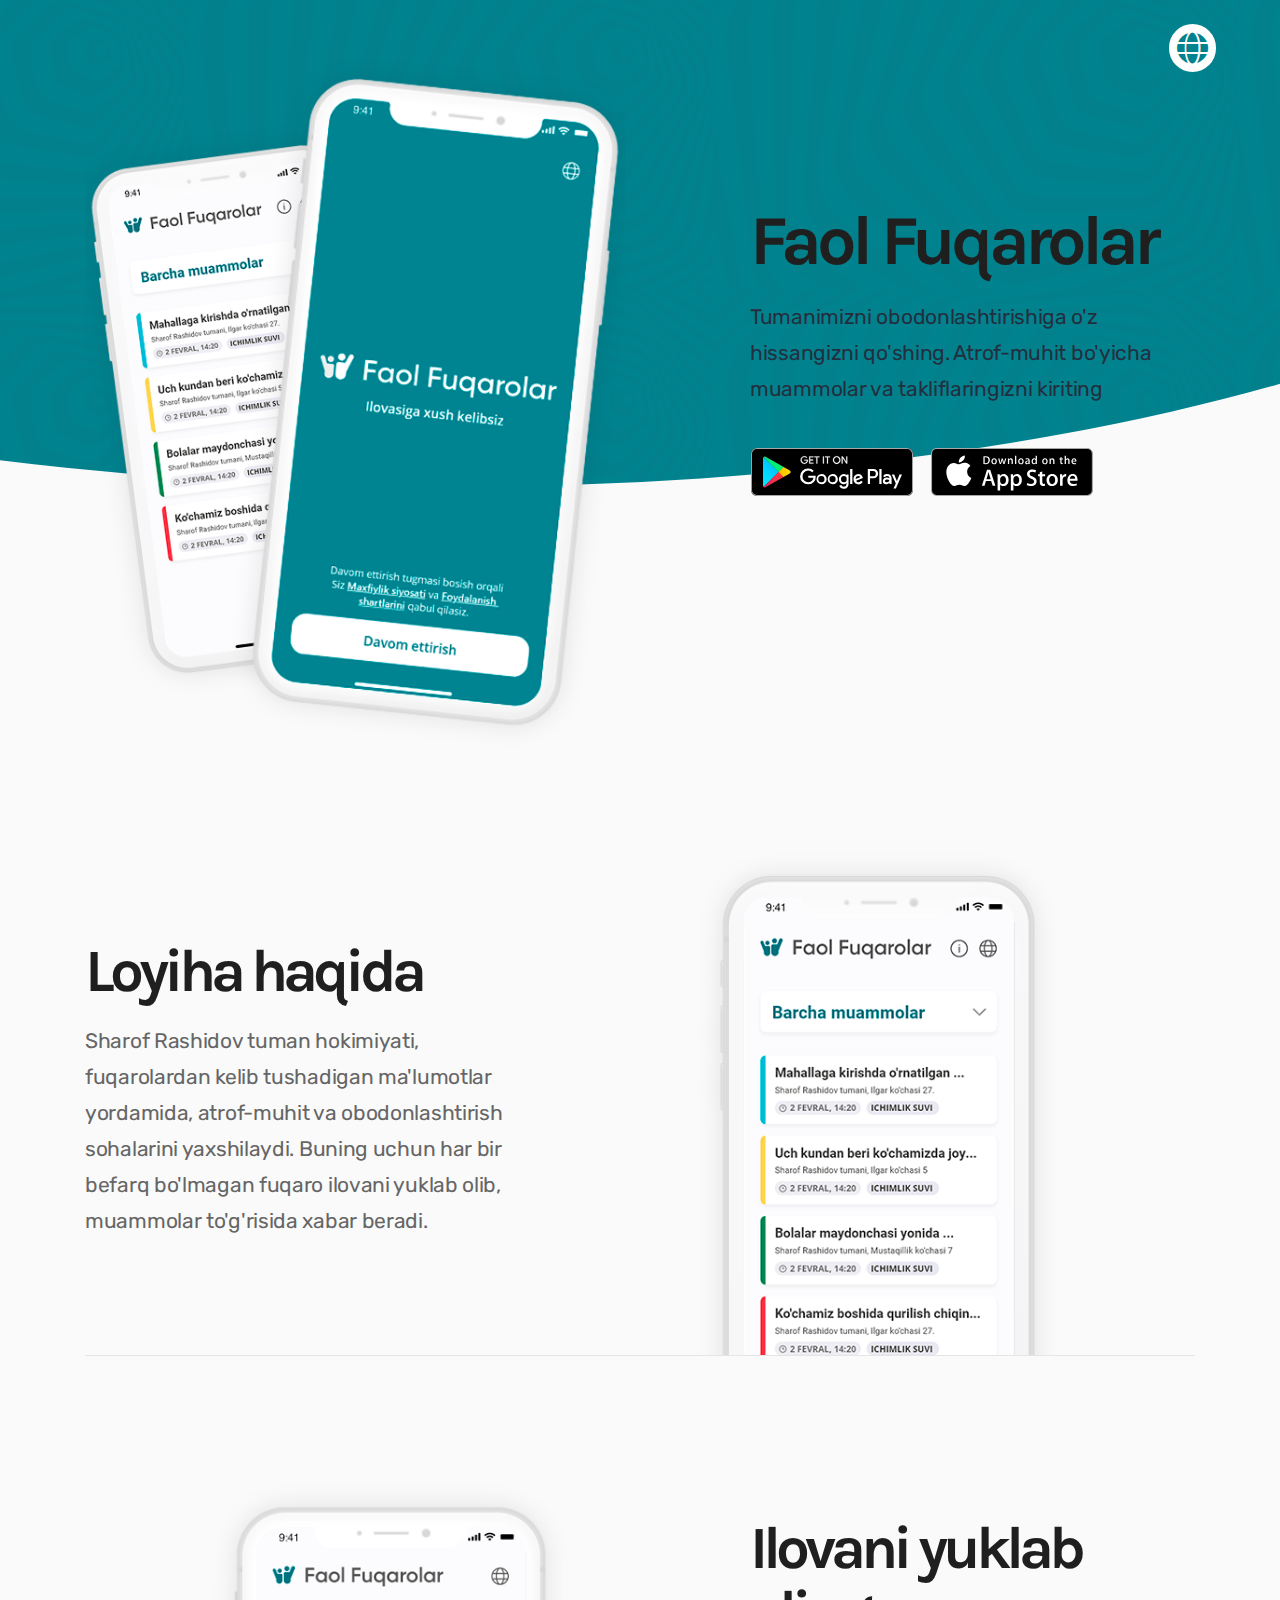
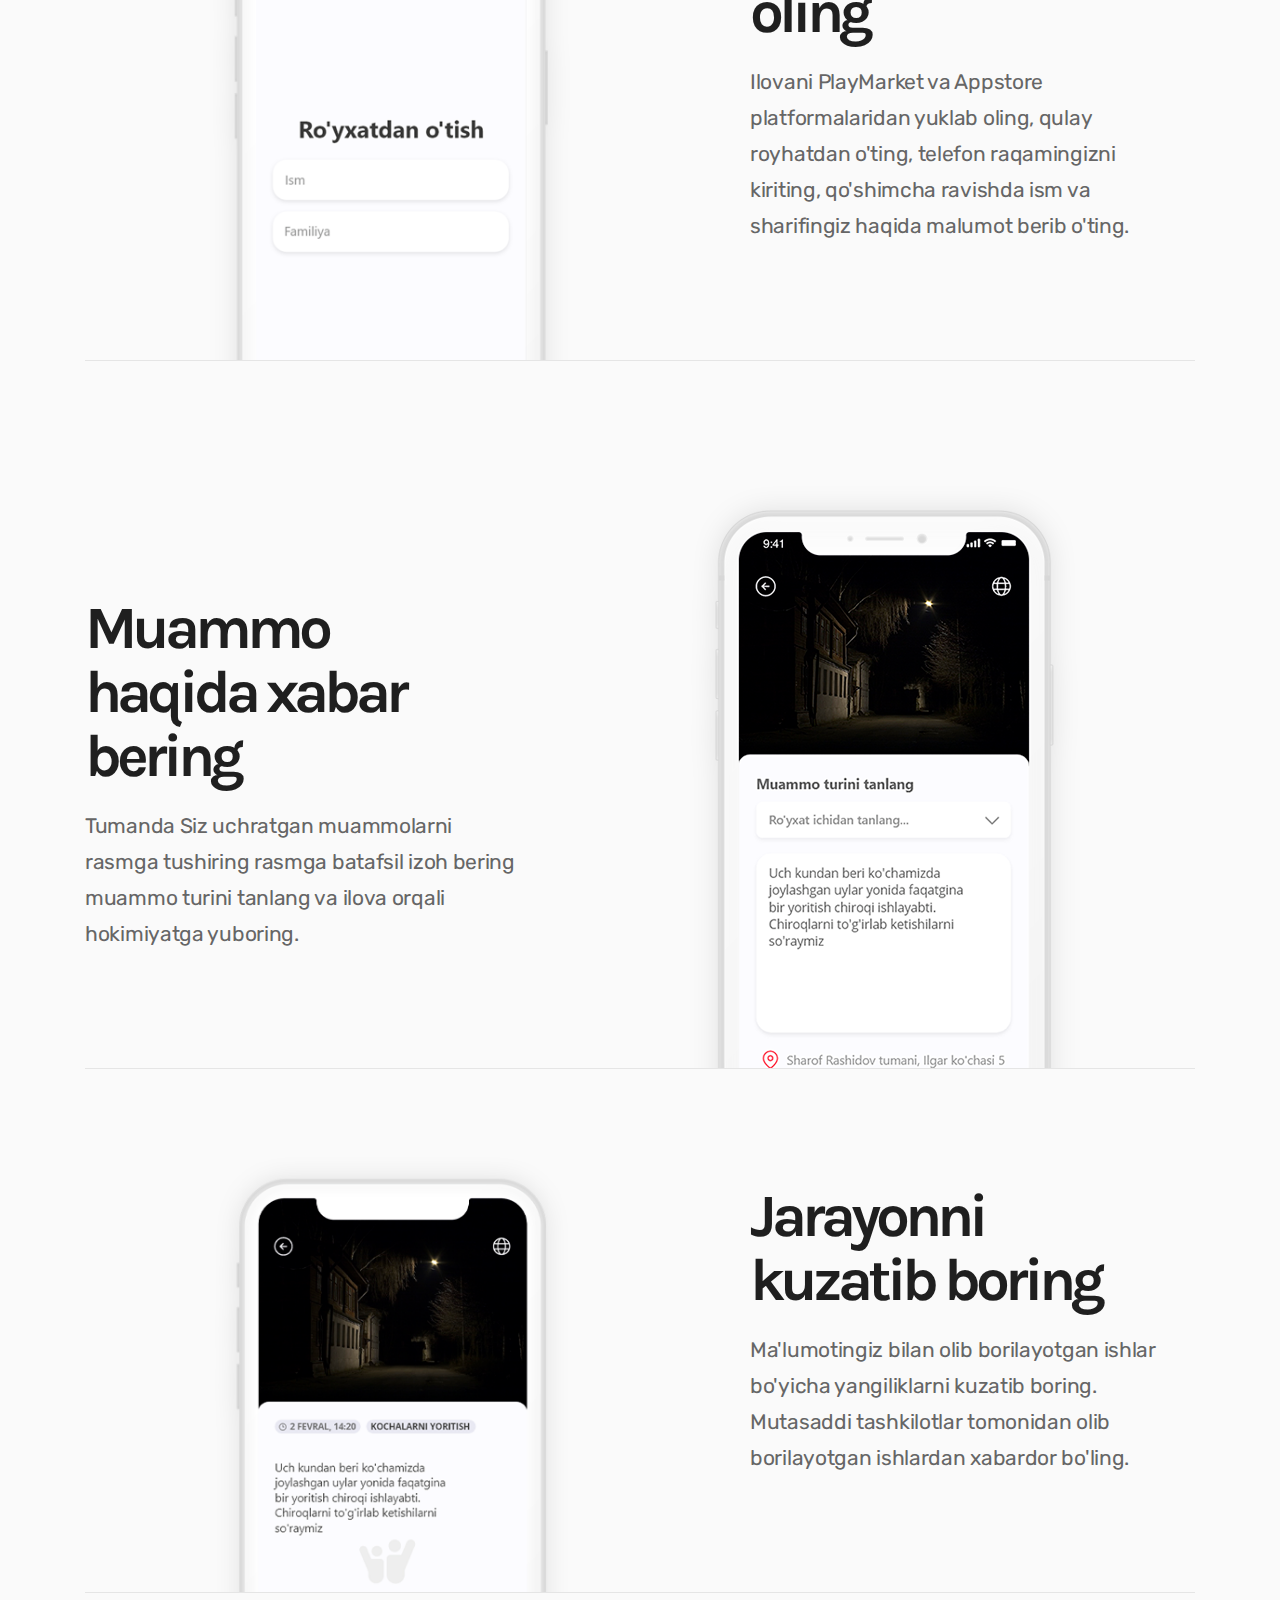
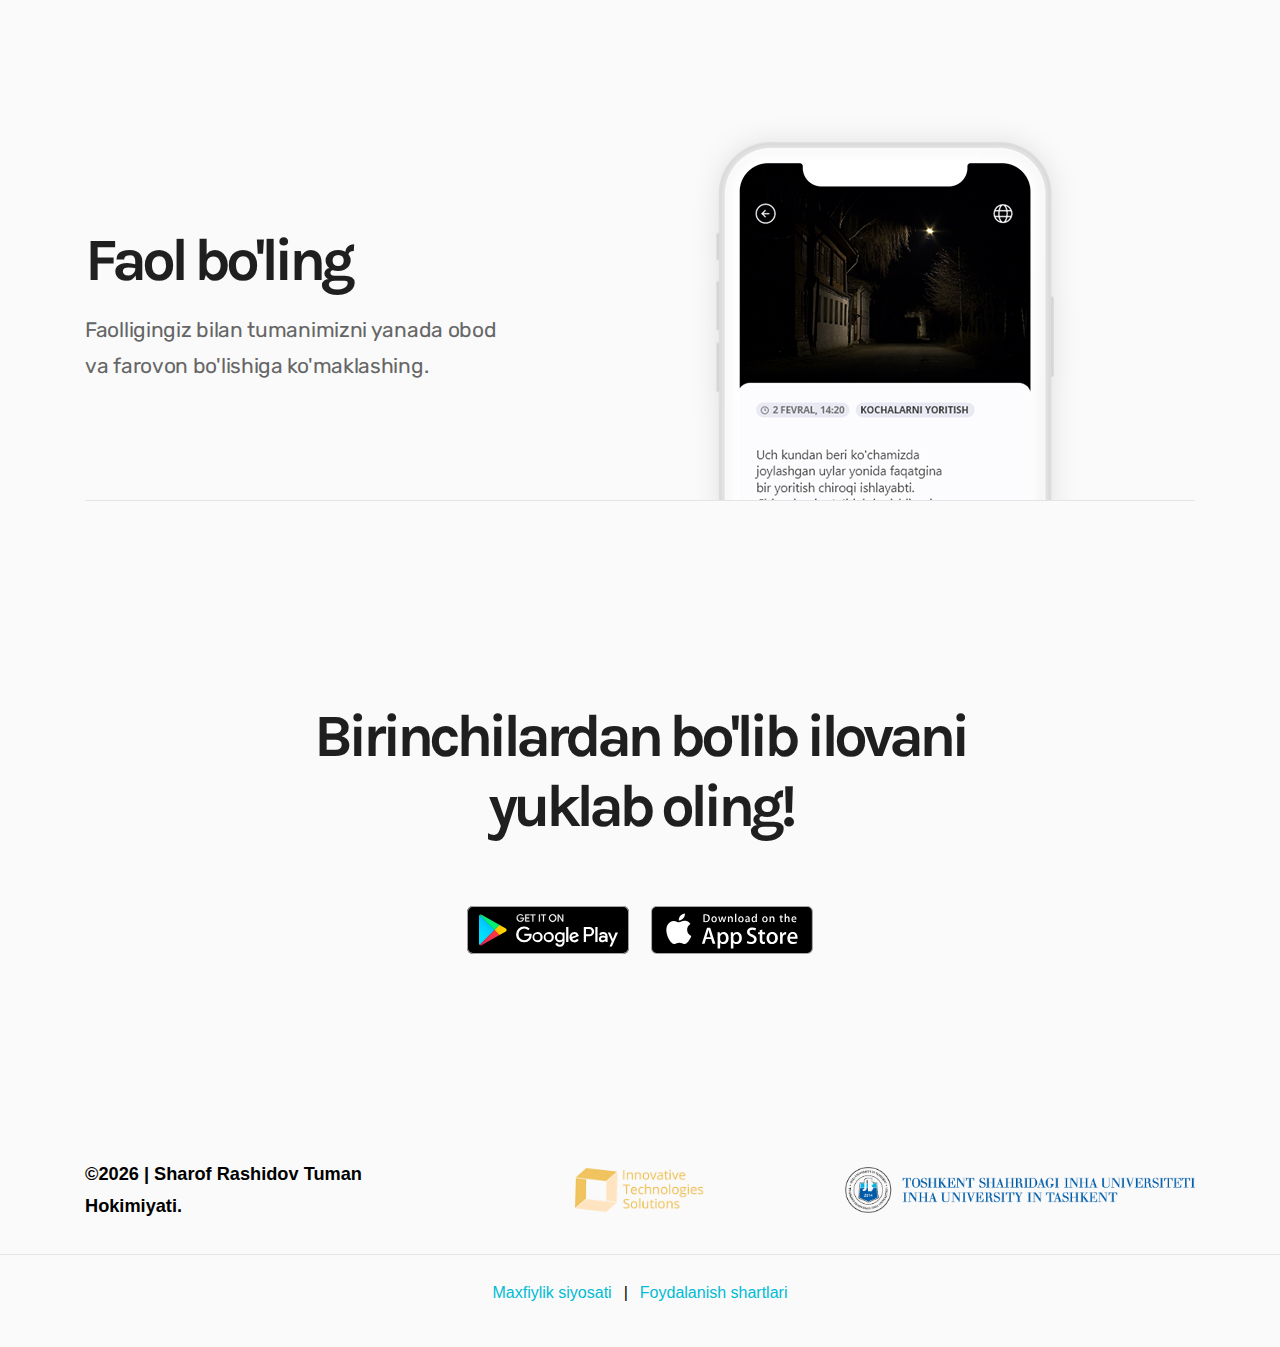
<file: index.html>
<!DOCTYPE html>
<html lang="en">
<head>
    <meta charset="UTF-8">
    <meta name="viewport" content="width=device-width, initial-scale=1.0">
    <meta http-equiv="X-UA-Compatible" content="ie=edge">
    <title>FaolFuqarolar</title>
    <link rel="shortcut icon" href="./image/favicon.svg" type="image/x-icon">
    <!-- Plugins CSS -->
    <link rel="stylesheet" href="./plugins/bootstrap-4.3.1/css/bootstrap.min.css">
    <link rel="stylesheet" href="./plugins/meanmenu/meanmenu.css">
    <!-- fonts -->
    <link rel="stylesheet" href="./fonts/ep-icon-fonts/css/ep-font.css">
    <link rel="stylesheet" href="./fonts/fontawesome-5/css/all.min.css">
    <!-- Custom Stylesheet -->
    <link rel="stylesheet" href="./scss/settings.css">
    <link rel="stylesheet" href="./scss/style.css">
</head>
<body>
    <div class="site-wrapper">
    <i class="fas fa-globe lang"></i>

    <section class="hero-area">
            <div class="hero-shape">
                <img src="./image/landing-3-shape.svg" alt="" class="w-100">
            </div>
            <div class="container">
                <div class="row">
                    <div class="col-lg-6 col-md-6 order-md-2 order-lg-1">
                            <div class="hero-image">
                                    <img id="hero1" alt="">
                                </div>
                    </div>
    
                    <div class="col-lg-5 offset-lg-1 col-md-6 order-md-1 order-lg-2">
                        <div class="hero-left-content">
                            <h1>Faol Fuqarolar</h1>
                            <p id="intro"></p>
                            <div class="hero-btns mt--40">
                                <a href="https://play.google.com/store/apps/details?id=uz.itsolutions.obodpskent" class="android download--button btn btn--primary mr--15"></a>
                                <a href="#" class="apple download--button btn btn--primary"></a>
                            </div>
                        </div>
                    </div>
                </div>
            </div>
        </section>
    
        <!-- About starts -->
    
        <section class="about-section-01">
            <div class="container">
                <div class="about-wrapper">
                <div class="row">
                        <div class="col-lg-6 col-md-6 col-xl-5 offset-xl-1 order-1 order-md-2">
                                <div class="about-image-01">
                                    <img id="i1"  alt="">
                                </div>
                            </div>
    
                            <div class="col-lg-6 col-md-6 col-xl-5 order-2 order-md-1">
                                    <div class="about-content">
                                            <h2 id="h1"></h2>
                                            <p id="p1"></p>
                                    </div>
                            </div>
                    </div>
                </div>
    
            </div>
        </section>
    
    
        <section class="about-section-02">
                <div class="container">
                    <div class="about-wrapper">
                    <div class="row">
                            <div class="col-lg-6 order-lg-1 col-md-6 col-xl-6">
                                    <div class="about-image-02">
                                        <img id="i2"  alt="">
                                    </div>
                                </div>
        
                                <div class="col-lg-5 order-lg-2 col-md-6 col-xl-5 offset-xl-1">
                                        <div class="about-content">
                                                <h2 id="h2"></h2>
                                                <p id="p2"></p>
                                        </div>
                                </div>
                        </div>
                    </div>
        
                </div>
        </section>
    
    
        <section class="about-section-03">
            <div class="container">
                <div class="about-wrapper">
                <div class="row">
                        <div class="col-lg-6 col-md-6 col-xl-5 offset-xl-1 order-1 order-md-2">
                                <div class="about-image-03">
                                    <img id="i3"  alt="">
                                </div>
                            </div>
    
                            <div class="col-lg-6 col-md-6 col-xl-5 order-2 order-md-1">
                                    <div class="about-content">
                                            <h2 id="h3"></h2>
                                            <p id="p3"></p>
                                    </div>
                            </div>
                    </div>
                </div>
    
            </div>
        </section>

        <section class="about-section-02">
            <div class="container">
                <div class="about-wrapper">
                <div class="row">
                        <div class="col-lg-6 order-lg-1 col-md-6 col-xl-6">
                                <div class="about-image-02">
                                    <img id="i4"  alt="">
                                </div>
                            </div>
    
                            <div class="col-lg-5 order-lg-2 col-md-6 col-xl-5 offset-xl-1">
                                    <div class="about-content">
                                            <h2 id="h4"></h2>
                                            <p id="p4"></p>
                                    </div>
                            </div>
                    </div>
                </div>
    
            </div>
    </section>


    <section class="about-section-03">
        <div class="container">
            <div class="about-wrapper">
            <div class="row">
                    <div class="col-lg-6 col-md-6 col-xl-5 offset-xl-1 order-1 order-md-2">
                            <div class="about-image-03">
                                <img id="i5" alt="">
                            </div>
                        </div>

                        <div class="col-lg-6 col-md-6 col-xl-5 order-2 order-md-1">
                                <div class="about-content">
                                        <h2 id="h5"></h2>
                                        <p id="p5"></p>
                                </div>
                        </div>
                </div>
            </div>

        </div>
    </section>
    
        <!-- Testimonial section -->
    
        <section class="testimonial-section">
            <div class="container">
                <div class="row justify-content-center">
                    <div class="col-lg-8">
                        <div class="cta-content ">
                            <h2 id="download_first">Birinchilardan bo'lib ilovani</h2><h2 id="download_second">yuklab oling!</h2>
                            <div class="hero-btns mt--40" style="margin-top: 64px;">
                                <a href="https://play.google.com/store/apps/details?id=uz.itsolutions.obodpskent" class="android download--button btn btn--primary mr--15"></a>
                                <a href="#" class="apple download--button btn btn--primary"></a>
                            </div>
                        </div>
                    </div>
                </div>
          </div>
        </section>
    
        <!-- CTA section -->
    
      <section class="cta-section">

      </section>
    <!-- Footer Section 1 -->
        <section class="footer-section">
            
                <div class="container">
                    <div class="row align-items-center mt--30 mt-md--50 mt-lg--80  section-padding-top" style="margin-bottom: 32px; margin-top: 32px; display: flex; align-items: center;">
                        <div class="col-lg-4 col-md-4 col-sm-4 col-sm-12" style="display: flex; align-items: center; justify-content: center;">
                            <a class="footer-copyright-text text-lg-left p3" href="http://shrashidov.jizzax.uz/">©<script>document.write(new Date().getFullYear());</script> | Sharof Rashidov Tuman Hokimiyati.</a>
                        </div>
                        <div
                        class="col-lg-4 col-md-4 col-sm-4 col-sm-12" style="display: flex; justify-content: center;">
                          <a href="http://it-solutions.uz/"><img class="university" style="max-height: 50px;" src="./image/itsolutions.png" /></a>
                        </div>
            
                        <div
                          class="col-lg-4 col-md-4 col-sm-4 col-sm-12"
                        >
                          <a href="http://inha.uz/"><img class="university" src="./image/logo_iut.png" /></a>
                        </div>
                      </div>
                    </div>

                    <div class="footer-bar-wrapper">
                        <section class="terms_privacy"><a href="./privacy.html" id="privacy"></a> | <a href="./terms.html" id="terms"></a></section>
                    </div>
                </div>
        </section>
    </div>
    <!-- Vendor JS-->
    <script src="./plugins/jquery/jquery.min.js"></script>
    <script src="./plugins/jquery/jquery-migrate.min.js"></script>
    <script src="./plugins/bootstrap-4.3.1/js/bootstrap.bundle.js"></script>
    <!-- Plugins JS -->
    <script src="./plugins/meanmenu/jquery.meanmenu.js"></script>
    <script src="./js/active.js"></script>

    <script src="./js/localization.js"></script>
</body>
</html>
</file>
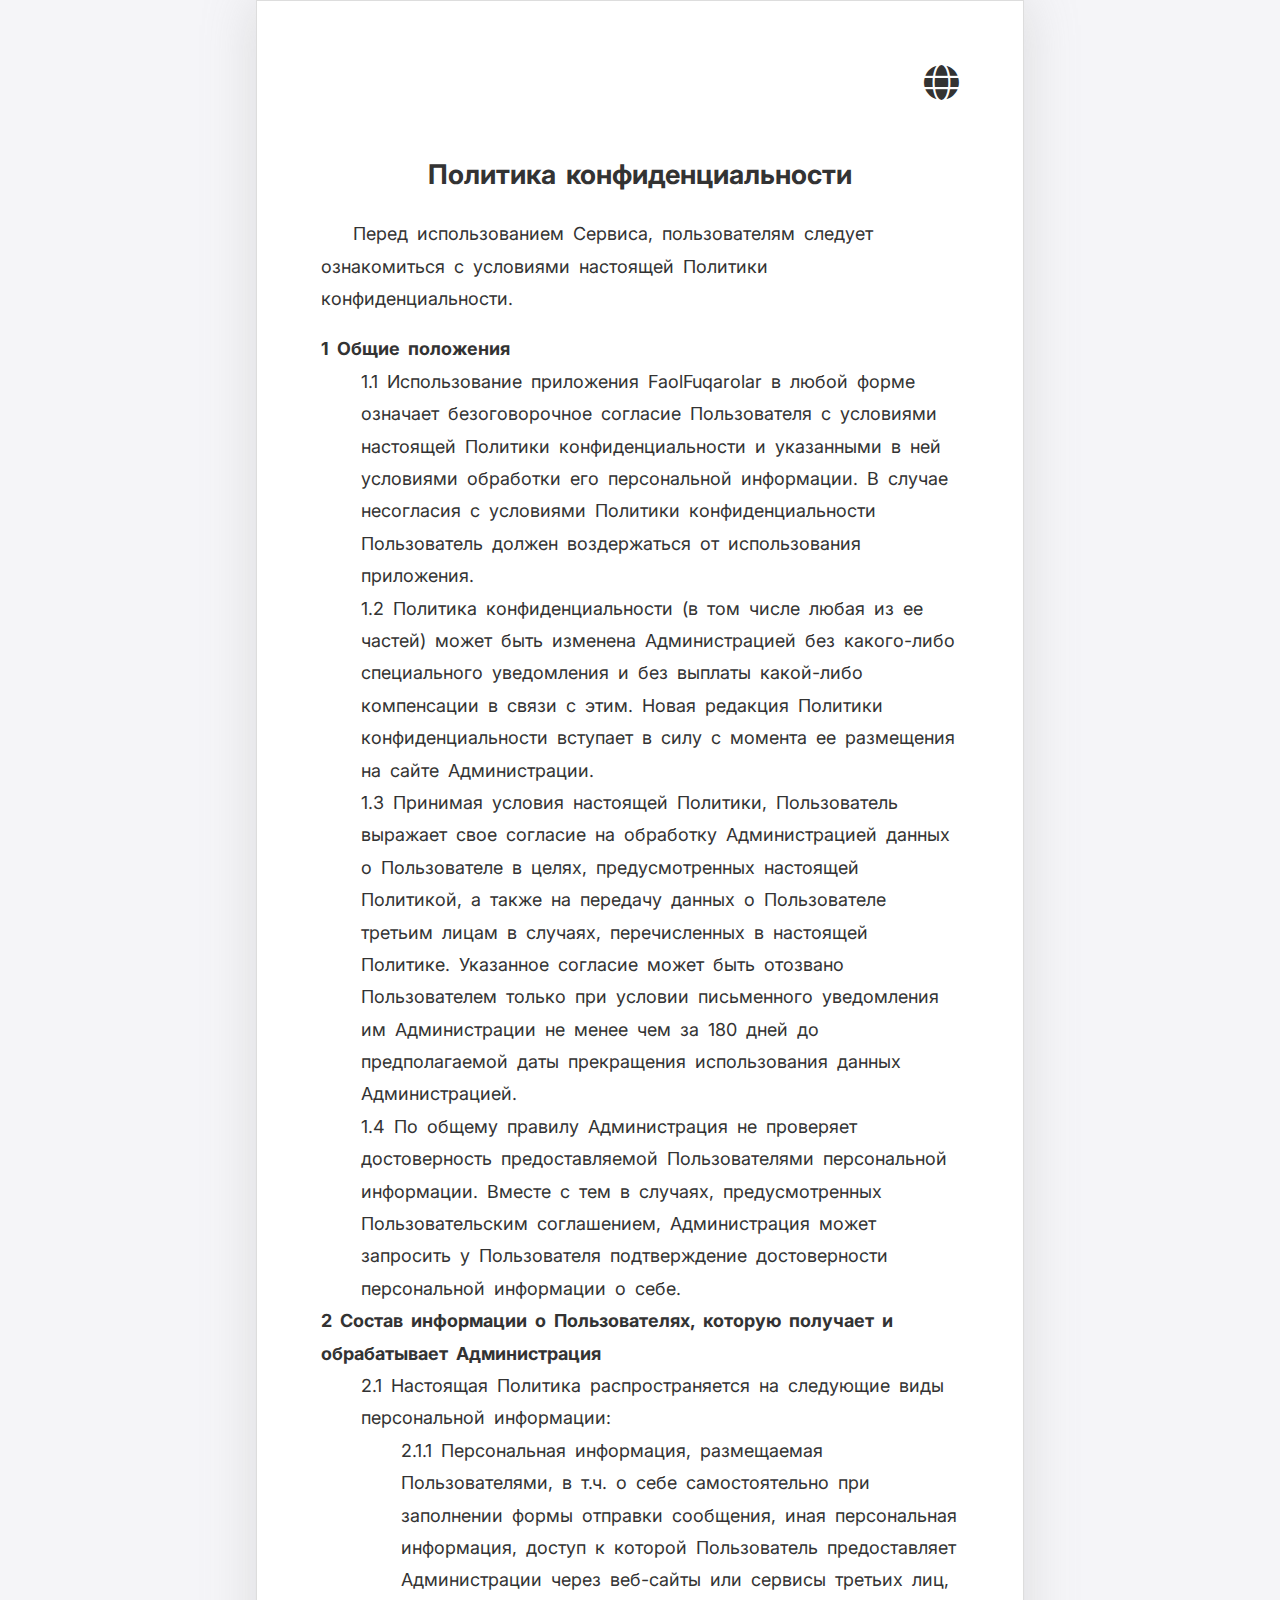
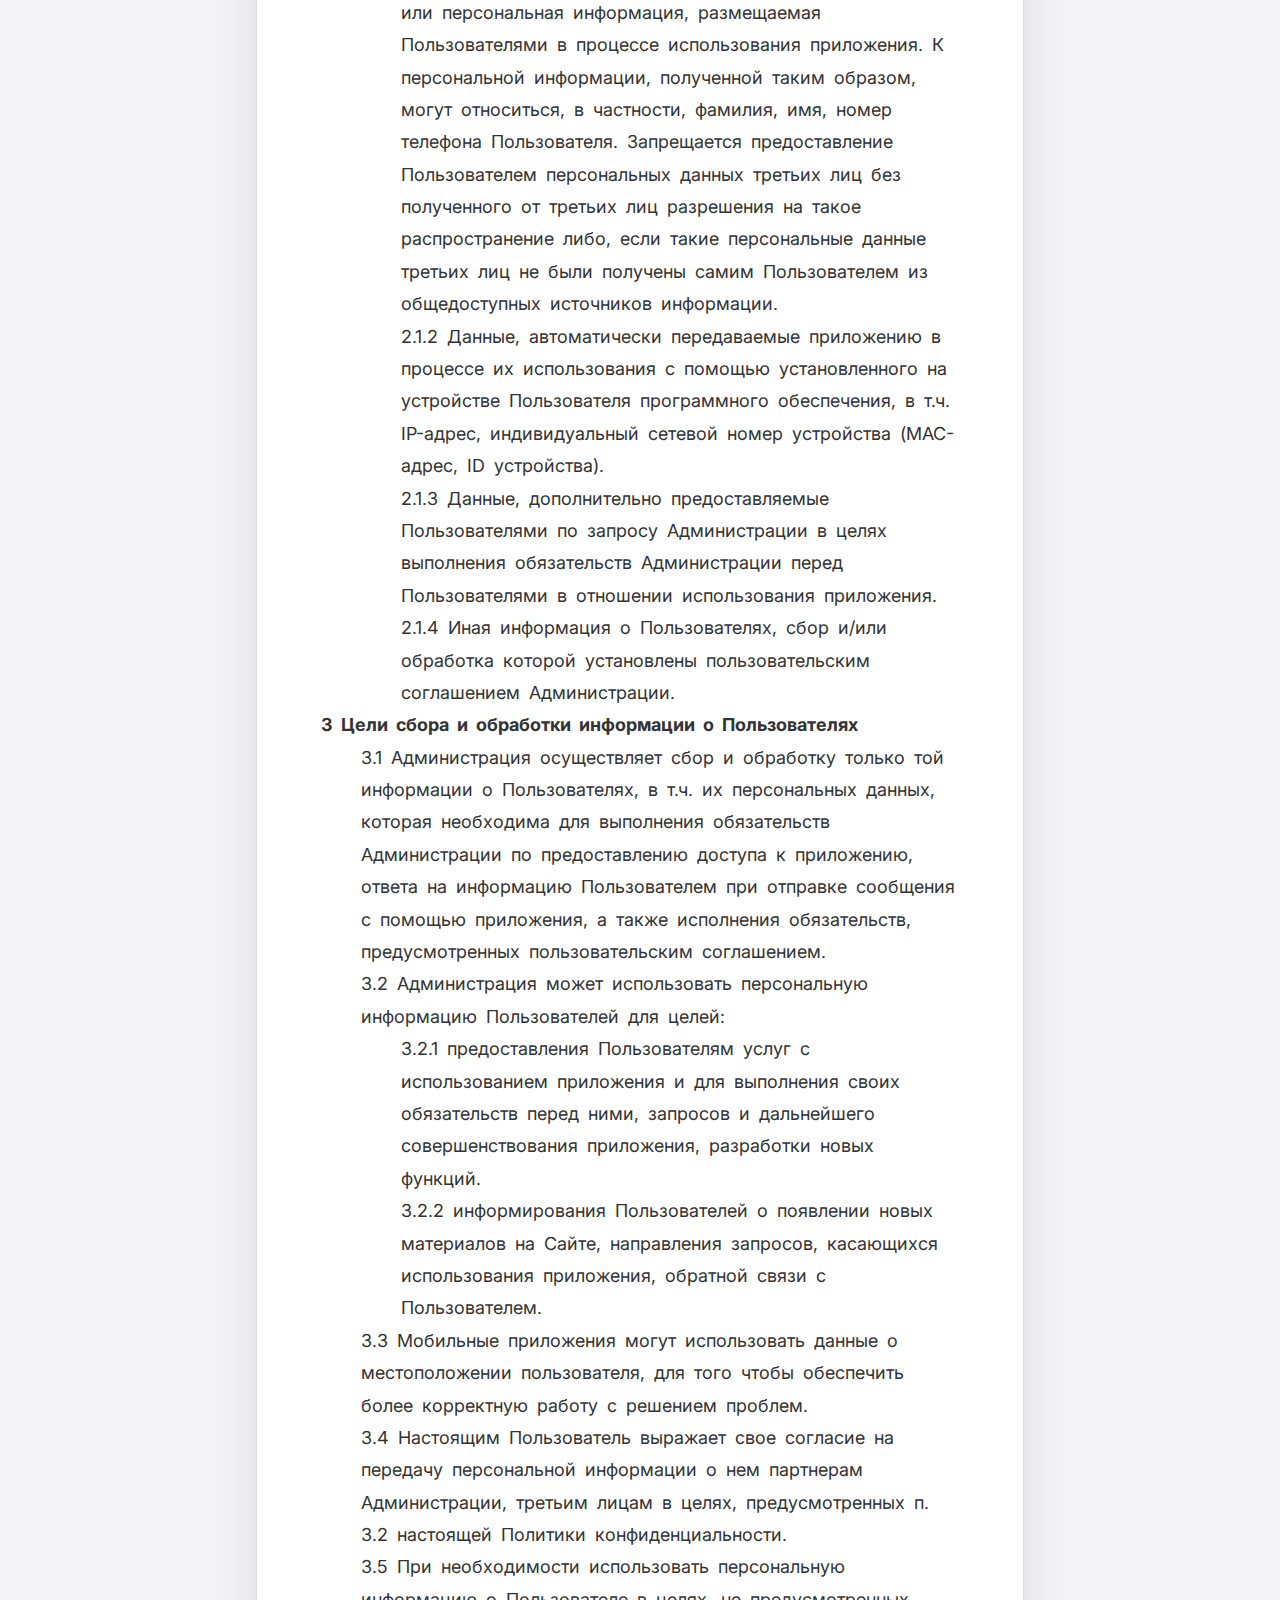
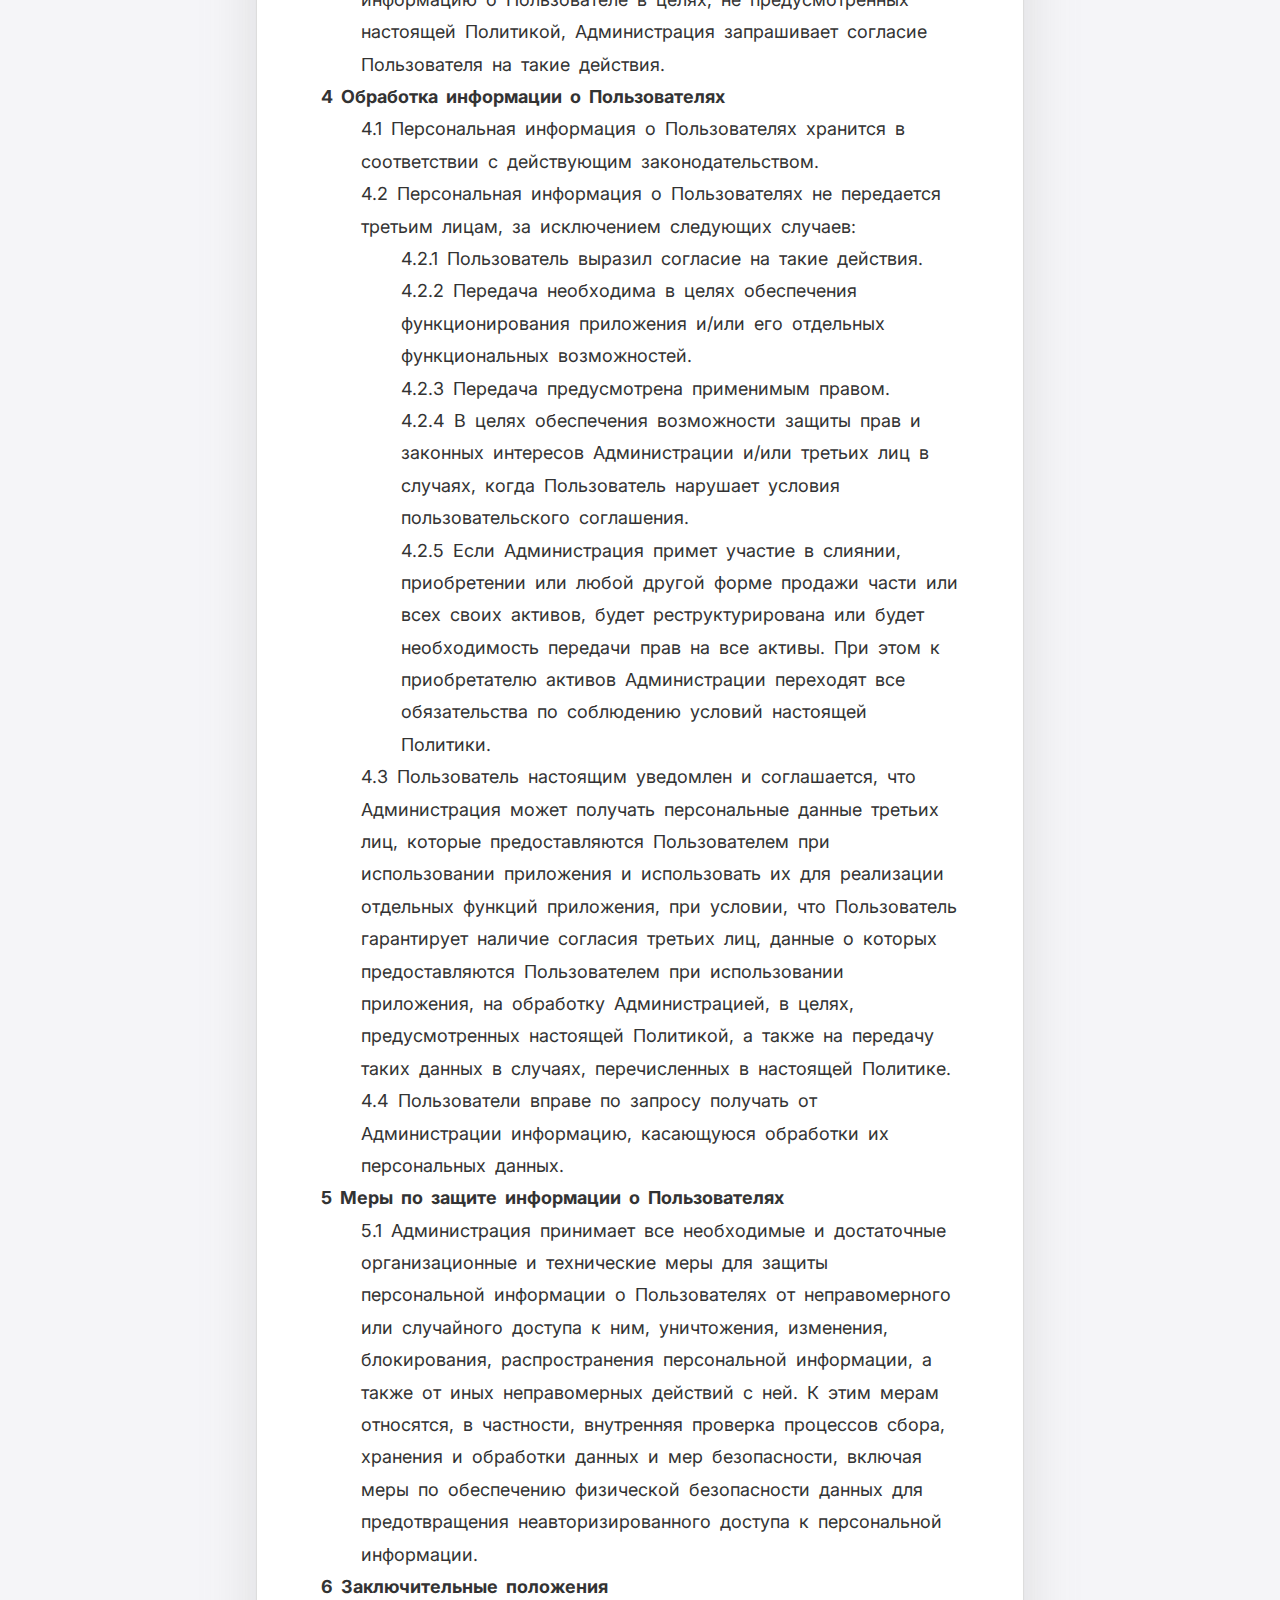
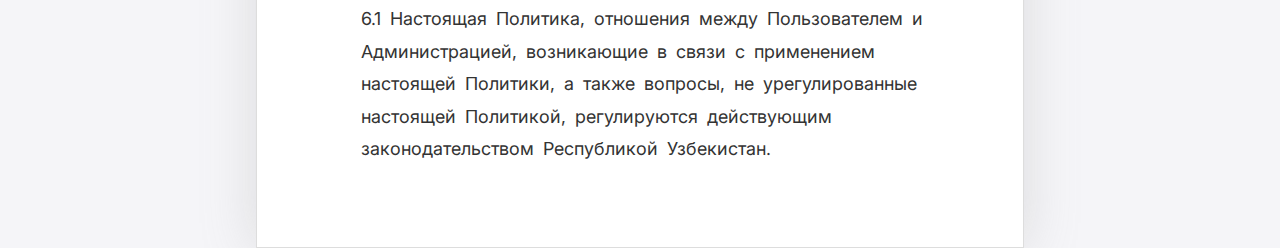
<file: privacy.html>
<!DOCTYPE html>
<html lang="en">
<head>
  <meta charset="UTF-8">
  <meta http-equiv="X-UA-Compatible" content="IE=edge">
  <meta name="viewport" content="width=device-width, initial-scale=1.0">
  <title>Maxfiylik siyosati</title>
  <link rel="stylesheet" href="./fonts/fontawesome-5/css/all.min.css" />

  <style>
    @import url('https://fonts.googleapis.com/css2?family=Inter:wght@100;200;300;400;500;600;700;800;900&display=swap');

    html {
      background-color: #F5F5F8;
      
    }

    body {
      font-family: 'Inter', sans-serif;
      background-color: white;
      border: 1px solid #ddd;
      margin: 0% 20%;
      padding: 5%;
      font-size: 18px;
      line-height: 1.8;
      word-spacing: 4px;
      min-height: 100vh;
      box-shadow: rgba(160, 160, 160, 0.3) 0px 0px 50px;
      color: rgb(51, 51, 51);
    }

    @media (max-width: 1200px){
      body {
        margin: 0% 10%;
      }
    }
    @media (max-width: 768px){
      body {
        margin: 0% 1%;
      }
    }

    ol { 
      counter-reset: item; 
      padding-left: 0px;
    }

    li {
      font-weight: bold;
    }

    .inner {
      padding-left: 40px;
    }

    .inner > li {
      font-weight: normal;
    }

    ol > li{ display: block }
    ol > li:before { content: counters(item, ".") " "; counter-increment: item }

    p {
      text-indent: 32px;
    }

    h2 {
      line-height: 1.5;
      text-align: center;
    }

    .fas {
      font-size: 2em;
      text-align: right;
      width: 100%;
      margin-bottom: 32px;
    }

    #russian, #uzbek {
      display: none;
    }

    ul > li {
      font-weight: normal !important;
      list-style-type: disc;
    }

  </style>
</head>
<body>
  <a class="fas fa-globe lang"></a>
  <div id="uzbek">
    <h2>Maxfiylik siyosati</h2>
    <p>Ilovadan foydalanishdan oldin foydalanuvchilar ushbu Maxfiylik siyosati shartlarini qabul qilishi shart.</p>
    <ol>
      <li>Umumiy shartlar 
        <ol class="inner">
          <li>FaolFuqarolar dasturidan istalgan shaklda foydalanish Foydalanuvchining ushbu Maxfiylik siyosati shartlari va unda ko'rsatilgan shaxsiy ma'lumotlarini qayta ishlash shartlariga so'zsiz rozilik bildirganligini  anglatadi. Maxfiylik siyosati shartlariga rozi bo'lmagan taqdirda, foydalanuvchining dasturni ishlatish imkoniyati cheklanadi.</li>
          <li>Maxfiylik siyosati (shu jumladan, uning biron bir qismi) Ma'muriyat tomonidan hech qanday maxsus ogohlantirishsiz va shu munosabat bilan hech qanday tovon to'lamasdan o'zgartirilishi mumkin. Maxfiylik siyosatining yangi tahriri Ma'muriyat veb-saytida joylashtirilgan paytdan boshlab kuchga kiradi.</li>
          <li>Ushbu Siyosat shartlarini qabul qilish, foydalanuvchi Ma'muriyat tomonidan foydalanuvchi to'g'risidagi ma'lumotlarni ishlatishiga rozilik beradi va bu ma'lumotlarni uchinchi  shaxslarga uzatish uchun o'zgartirilishi mumkin.
            Bildirilgan rozilikni foydalanuvchi tomonidan foydalanishni tugatish kutilayotgan sanasidan kamida 180 kun oldin Ma'muriyatga yozma ravishda xabar berish sharti bilan bekor qilishi mumkin.</li>
            <li>Odatda, Ma'muriyat Foydalanuvchilar tomonidan taqdim etilgan shaxsiy ma'lumotlarning to'g'riligini tekshirmaydi. Shu bilan birga, foydalanuvchi shartnomasida nazarda tutilgan hollarda Ma'muriyat foydalanuvchidan o'zi to'g'risidagi shaxsiy ma'lumotlarning to'g'riligini tasdiqlashini so'rashi mumkin.</li>
        </ol>
      </li>

      <li>Ma'muriyat tomonidan qabul qilinadigan va ishlatiladigan foydalanuvchilar haqidagi ma'lumotlar to'plami
        <ol class="inner">
          <li>Ushbu Siyosat quyidagi shaxsiy ma'lumot turlariga nisbatan qo'llaniladi:
            <ol class="inner">
              <li>Foydalanuvchilar tomonidan joylashtirilgan shaxsiy ma'lumotlar, shu jumladan, xabar yuborish shaklini ishlatib ma’lumot yetkazish, foydalanuvchi ma'muriyatga uchinchi shaxslarning veb-saytlari yoki xizmatlari orqali kirishini ta'minlaydigan boshqa shaxsiy ma'lumotlarni yoki ilovadan foydalanish jarayonida foydalanuvchilar tomonidan joylashtirilgan shaxsiy ma'lumotlarni to'ldirishda mustaqil ravishda, foydalanuvchi tomonidan amalga oshiriladi. Shu tarzda olingan shaxsiy ma'lumotlar, xususan, Foydalanuvchining familiyasi, ismi, telefon raqamini o'z ichiga olishi mumkin.
              Uchinchi shaxslarning ruxsatisiz foydalanuvchiga ushbu shaxslarning shaxsiy ma'lumotlarini tarqatish taqiqlanadi, uchinchi shaxslarning bunday shaxsiy ma'lumotlarni Foydalanuvchi tomonidan ommaviy axborot manbalaridan olgan xolatlar bundan mustasno.</li>
              <li>Ma'lumotlar ulardan foydalanish jarayonida foydalanuvchiga qurilmada o'rnatilgan dastur yordamida avtomatik ravishda uzatiladi, shu jumladan. IP-manzil, shaxsiy tarmoq tarmog'ining raqami (MAC-manzil, qurilma identifikatori).</li>
              <li>Ma'muriyat talabnomasiga binoan ma'muriyatning foydalanuvchilar oldida dasturdan foydalanish bo'yicha majburiyatlarini bajarish uchun foydalanuvchilar tomonidan qo'shimcha ravishda taqdim etilgan ma'lumotlar.</li>
              <li>To'plash yoki ishlatish Ma'muriyatning Foydalanuvchi shartnomasida belgilangan Foydalanuvchilar to'g'risidagi boshqa ma'lumotlar.</li>
            </ol>
          </li>
        </ol>
      </li>

      <li>Foydalanuvchilar haqida ma'lumot to'plash va qayta ishlash maqsadlari
        <ol class="inner">
          <li>Ma'muriyat faqat foydalanuvchilar haqida kerakli ma'lumotni to'playdi va qayta ishlaydi, shu jumladan, dasturga kirishni ta'minlash bo'yicha Ma'muriyatning majburiyatlarini bajarish, dasturdan foydalangan holda xabar yuborishda foydalanuvchi tomonidan berilgan ma'lumotlarga javob berish, shuningdek foydalanuvchi shartnomasida nazarda tutilgan majburiyatlarni bajarish uchun zarur bo'lgan ularning shaxsiy ma'lumotlari.</li>
          <li>Ma'muriyat foydalanuvchilarning shaxsiy ma'lumotlaridan quyidagi maqsadlarda foydalanishi mumkin:
            <ol class="inner">
              <li>ilovadan foydalangan holda foydalanuvchilarga xizmatlarni taqdim etish va ular oldidagi majburiyatlarini bajarish, so'rovlar va ilovani yanada takomillashtirish, yangi funktsiyalarni ishlab chiqish.</li>
              <li>Saytda yangi materiallar paydo bo'lishi haqida foydalanuvchilarni xabardor qilish, dasturdan foydalanish bo'yicha so'rovlar yuborish, foydalanuvchidan fikr-mulohazalar qabul qilish uchun.</li>
            </ol>
          </li>
          <li>Mobil ilovalar muammolarni yanada to'g'ri hal qilishni ta'minlash uchun foydalanuvchining joylashuv ma'lumotlaridan foydalanishi mumkin.</li>
          <li>Foydalanuvchi shu bilan shaxsiy ma'lumotlarini Ma'muriyat sheriklariga, ushbu Maxfiylik siyosatining 3.2-bandida nazarda tutilgan maqsadlar uchun uchinchi shaxslarga berishga rozilik bildiradi.</li>
          <li>Agar foydalanuvchi to'g'risidagi shaxsiy ma'lumotlardan ushbu Siyosatda ko'zda tutilmagan maqsadlarda foydalanish zarur bo'lsa, Ma'muriyat foydalanuvchidan bunday harakatlarga roziligini so'raydi.</li>
        </ol>
      </li>

      <li>Foydalanuvchilar haqida ma'lumotni qayta ishlash
        <ol class="inner">
          <li>Foydalanuvchilarning shaxsiy ma’lumotlari Ma’muriyat tomonidan himoyalanadi.</li>
          <li>Foydalanuvchilar haqidagi shaxsiy ma'lumotlar uchinchi shaxslarga berilmaydi, quyidagi holatlar bundan mustasno:
            <ol class="inner">
              <li>Foydalanuvchi bunday harakatlarga rozi bo'lganligi.</li>
              <li>Ma’lumotni berilishi dasturning ishlash va / yoki uning individual funktsiyalarini ta'minlash uchun zarur.</li>
              <li>O'tkazish amaldagi qonunchilikka muvofiq amalga oshiriladi.</li>
              <li>Foydalanuvchi foydalanuvchi shartnomasi shartlarini buzgan hollarda Ma'muriyat va / yoki uchinchi shaxslarning huquqlari va qonuniy manfaatlarini himoya qilish imkoniyatini ta'minlash maqsadida.</li>
              <li>Agar Ma'muriyat o'z aktivlarining bir qismini yoki bir qismini birlashtirishda, sotib olishda yoki boshqa biron bir shaklda sotishda ishtirok etsa, u qayta tuziladi yoki barcha aktivlarga huquqlarni o'tkazish zarur bo'ladi. Bunday holda, ushbu Siyosat shartlariga rioya qilish bo'yicha barcha majburiyatlar Ma'muriyat aktivlarini sotib oluvchiga o'tkaziladi.</li>
            </ol>
          </li>
          <li>Foydalanuvchi shu bilan xabardor qilinadiki, Ma'muriyatni, foydalanuvchi dastur orqali foydalanishda taqdim etadigan, uchinchi shaxslarning shaxsiy ma'lumotlarini qabul qilishi va ulardan ilovaning ma'lum funktsiyalarini bajarish uchun foydalanishi mumkinligi to'g'risida, agar foydalanuvchi uchinchi tomonning bu haqda foydalanishda roziligini kafolatlasa, ushbu Siyosatda ko'zda tutilgan maqsadlar uchun, Ma'muriyat tomonidan ishlatish uchun, shuningdek ushbu Siyosatda keltirilgan holatlarda bunday ma'lumotlarni uzatish uchun taqdim etadi.</li>
          <li>Foydalanuvchilar Ma'muriyatdan o'zlarining shaxsiy ma'lumotlarini ishlatilishiga oid ma'lumotlarni olish huquqiga ega.</li>
          
        </ol>
      </li>

      <li> Foydalanuvchilar haqidagi ma'lumotlarni himoya qilish choralari
        <ol class="inner">
          <li>Ma'muriyat Foydalanuvchilar haqidagi shaxsiy ma'lumotlarni ularga ruxsatsiz yoki tasodifiy kirishdan, shaxsiy ma'lumotlarni yo'q qilish, o'zgartirish, tarqatishni cheklash, shuningdek u bilan boshqa noqonuniy harakatlardan himoya qilish uchun barcha zarur va yetarli tashkiliy-texnik choralarni ko'radi. Ushbu chora-tadbirlar, xususan, ma'lumotlarni yig'ish, saqlash va ishlatish jarayonlarini ichki audit va xavfsizlik choralarini, shu jumladan shaxsiy ma'lumotlarga ruxsatsiz kirishni oldini olish uchun ma'lumotlarning jismoniy xavfsizligini ta'minlash choralarini o'z ichiga oladi.</li>
          </ol>
      </li>

      <li>Yakuniy qoidalar 
        <ol class="inner"> 
          <li>Ushbu Siyosat, ushbu Siyosatni qo'llash bilan bog'liq holda foydalanuvchi va ma'muriyat o'rtasidagi munosabatlar, shuningdek ushbu Siyosat bilan tartibga solinmagan masalalar O'zbekiston Respublikasining amaldagi qonunchiligi bilan tartibga solinadi.
          </ol> 
        </li>
  </div>

  <div id="russian">
    <h2>Политика конфиденциальности</h2>
    <p>Перед использованием Сервиса, пользователям следует ознакомиться с условиями настоящей Политики конфиденциальности.</p>
    <ol>
      <li>Общие положения 
        <ol class="inner">
          <li>Использование приложения FaolFuqarolar в любой форме означает безоговорочное согласие Пользователя с условиями настоящей Политики конфиденциальности и указанными в ней условиями обработки его персональной информации. В случае несогласия с условиями Политики конфиденциальности Пользователь должен воздержаться от использования приложения.</li>
          <li>Политика конфиденциальности (в том числе любая из ее частей) может быть изменена Администрацией без какого-либо специального уведомления и без выплаты какой-либо компенсации в связи с этим. Новая редакция Политики конфиденциальности вступает в силу с момента ее размещения на сайте Администрации.</li>
          <li>Принимая условия настоящей Политики, Пользователь выражает свое согласие на обработку Администрацией данных о Пользователе в целях, предусмотренных настоящей Политикой, а также на передачу данных о Пользователе третьим лицам в случаях, перечисленных в настоящей Политике.
            Указанное согласие может быть отозвано Пользователем только при условии письменного уведомления им Администрации не менее чем за 180 дней до предполагаемой даты прекращения использования данных Администрацией.
          </li>
            <li>По общему правилу Администрация не проверяет достоверность предоставляемой Пользователями персональной информации. Вместе с тем в случаях, предусмотренных Пользовательским соглашением, Администрация может запросить у Пользователя подтверждение достоверности персональной информации о себе.</li>
        </ol>
      </li>

      <li>Состав информации о Пользователях, которую получает и обрабатывает Администрация
        <ol class="inner">
          <li>Настоящая Политика распространяется на следующие виды персональной информации:
            <ol class="inner">
              <li>Персональная информация, размещаемая Пользователями, в т.ч. о себе самостоятельно при заполнении формы отправки сообщения, иная персональная информация, доступ к которой Пользователь предоставляет Администрации через веб-сайты или сервисы третьих лиц, или персональная информация, размещаемая Пользователями в процессе использования приложения. К персональной информации, полученной таким образом, могут относиться, в частности, фамилия, имя, номер телефона Пользователя. 
                Запрещается предоставление Пользователем персональных данных третьих лиц без полученного от третьих лиц разрешения на такое распространение либо, если такие персональные данные третьих лиц не были получены самим Пользователем из общедоступных источников информации.
                </li>
              <li>Данные, автоматически передаваемые приложению в процессе их использования с помощью установленного на устройстве Пользователя программного обеспечения, в т.ч. IP-адрес, индивидуальный сетевой номер устройства (MAC-адрес, ID устройства).</li>
              <li>Данные, дополнительно предоставляемые Пользователями по запросу Администрации в целях выполнения обязательств Администрации перед Пользователями в отношении использования приложения.</li>
              <li>Иная информация о Пользователях, сбор и/или обработка которой установлены пользовательским соглашением Администрации.</li>
            </ol>
          </li>
        </ol>
      </li>

      <li>Цели сбора и обработки информации о Пользователях
        <ol class="inner">
          <li>Администрация осуществляет сбор и обработку только той информации о Пользователях, в т.ч. их персональных данных, которая необходима для выполнения обязательств Администрации по предоставлению доступа к приложению, ответа на информацию Пользователем при отправке сообщения с помощью приложения, а также исполнения обязательств, предусмотренных пользовательским соглашением.</li>
          <li>Администрация может использовать персональную информацию Пользователей для целей:
            <ol class="inner">
              <li>предоставления Пользователям услуг с использованием приложения и для выполнения своих обязательств перед ними, запросов и дальнейшего совершенствования приложения, разработки новых функций.</li>
              <li>информирования Пользователей о появлении новых материалов на Сайте, направления запросов, касающихся использования приложения, обратной связи с Пользователем.</li>
            </ol>
          </li>
          <li>Мобильные приложения могут использовать данные о местоположении пользователя, для того чтобы обеспечить более корректную работу с решением проблем.</li>
          <li>Настоящим Пользователь выражает свое согласие на передачу персональной информации о нем партнерам Администрации, третьим лицам в целях, предусмотренных п. 3.2 настоящей Политики конфиденциальности.</li>
          <li>При необходимости использовать персональную информацию о Пользователе в целях, не предусмотренных настоящей Политикой, Администрация запрашивает согласие Пользователя на такие действия.</li>
        </ol>
      </li>

      <li>Обработка информации о Пользователях
        <ol class="inner">
          <li>Персональная информация о Пользователях хранится в соответствии с действующим законодательством.</li>
          <li>Персональная информация о Пользователях не передается третьим лицам, за исключением следующих случаев:
            <ol class="inner">
              <li>Пользователь выразил согласие на такие действия.</li>
              <li>Передача необходима в целях обеспечения функционирования приложения и/или его отдельных функциональных возможностей.</li>
              <li>Передача предусмотрена применимым правом.</li>
              <li>В целях обеспечения возможности защиты прав и законных интересов Администрации и/или третьих лиц в случаях, когда Пользователь нарушает условия пользовательского соглашения.</li>
              <li>Если Администрация примет участие в слиянии, приобретении или любой другой форме продажи части или всех своих активов, будет реструктурирована или будет необходимость передачи прав на все активы. При этом к приобретателю активов Администрации переходят все обязательства по соблюдению условий настоящей Политики.</li>
            </ol>
          </li>
          <li>Пользователь настоящим уведомлен и соглашается, что Администрация может получать персональные данные третьих лиц, которые предоставляются Пользователем при использовании приложения и использовать их для реализации отдельных функций приложения, при условии, что Пользователь гарантирует наличие согласия третьих лиц, данные о которых предоставляются Пользователем при использовании приложения, на обработку Администрацией, в целях, предусмотренных настоящей Политикой, а также на передачу таких данных в случаях, перечисленных в настоящей Политике.</li>
          <li>Пользователи вправе по запросу получать от Администрации информацию, касающуюся обработки их персональных данных.</li>
          
        </ol>
      </li>

      <li>Меры по защите информации о Пользователях
        <ol class="inner">
          <li>Администрация принимает все необходимые и достаточные организационные и технические меры для защиты персональной информации о Пользователях от неправомерного или случайного доступа к ним, уничтожения, изменения, блокирования, распространения персональной информации, а также от иных неправомерных действий с ней. К этим мерам относятся, в частности, внутренняя проверка процессов сбора, хранения и обработки данных и мер безопасности, включая меры по обеспечению физической безопасности данных для предотвращения неавторизированного доступа к персональной информации.</li>
          </ol>
      </li>

      <li>Заключительные положения 
        <ol class="inner"> 
          <li>Настоящая Политика, отношения между Пользователем и Администрацией, возникающие в связи с применением настоящей Политики, а также вопросы, не урегулированные настоящей Политикой, регулируются действующим законодательством Республикой Узбекистан.
          </ol> 
        </li>
  </div>
 

  <script>
    uzbek = false
    switchLang()

    function switchLang() {
      console.log(uzbek)
      if (uzbek) {
        document.getElementById('russian').style.display = 'none'
        document.getElementById('uzbek').style.display = 'block'

        uzbek = false
      } else {
        document.getElementById('uzbek').style.display = 'none'
        document.getElementById('russian').style.display = 'block'

        uzbek = true
      }
    }

    const language = document.querySelector('.fas')
    language.addEventListener('click', switchLang)
  </script>
</body>
</html>
</file>
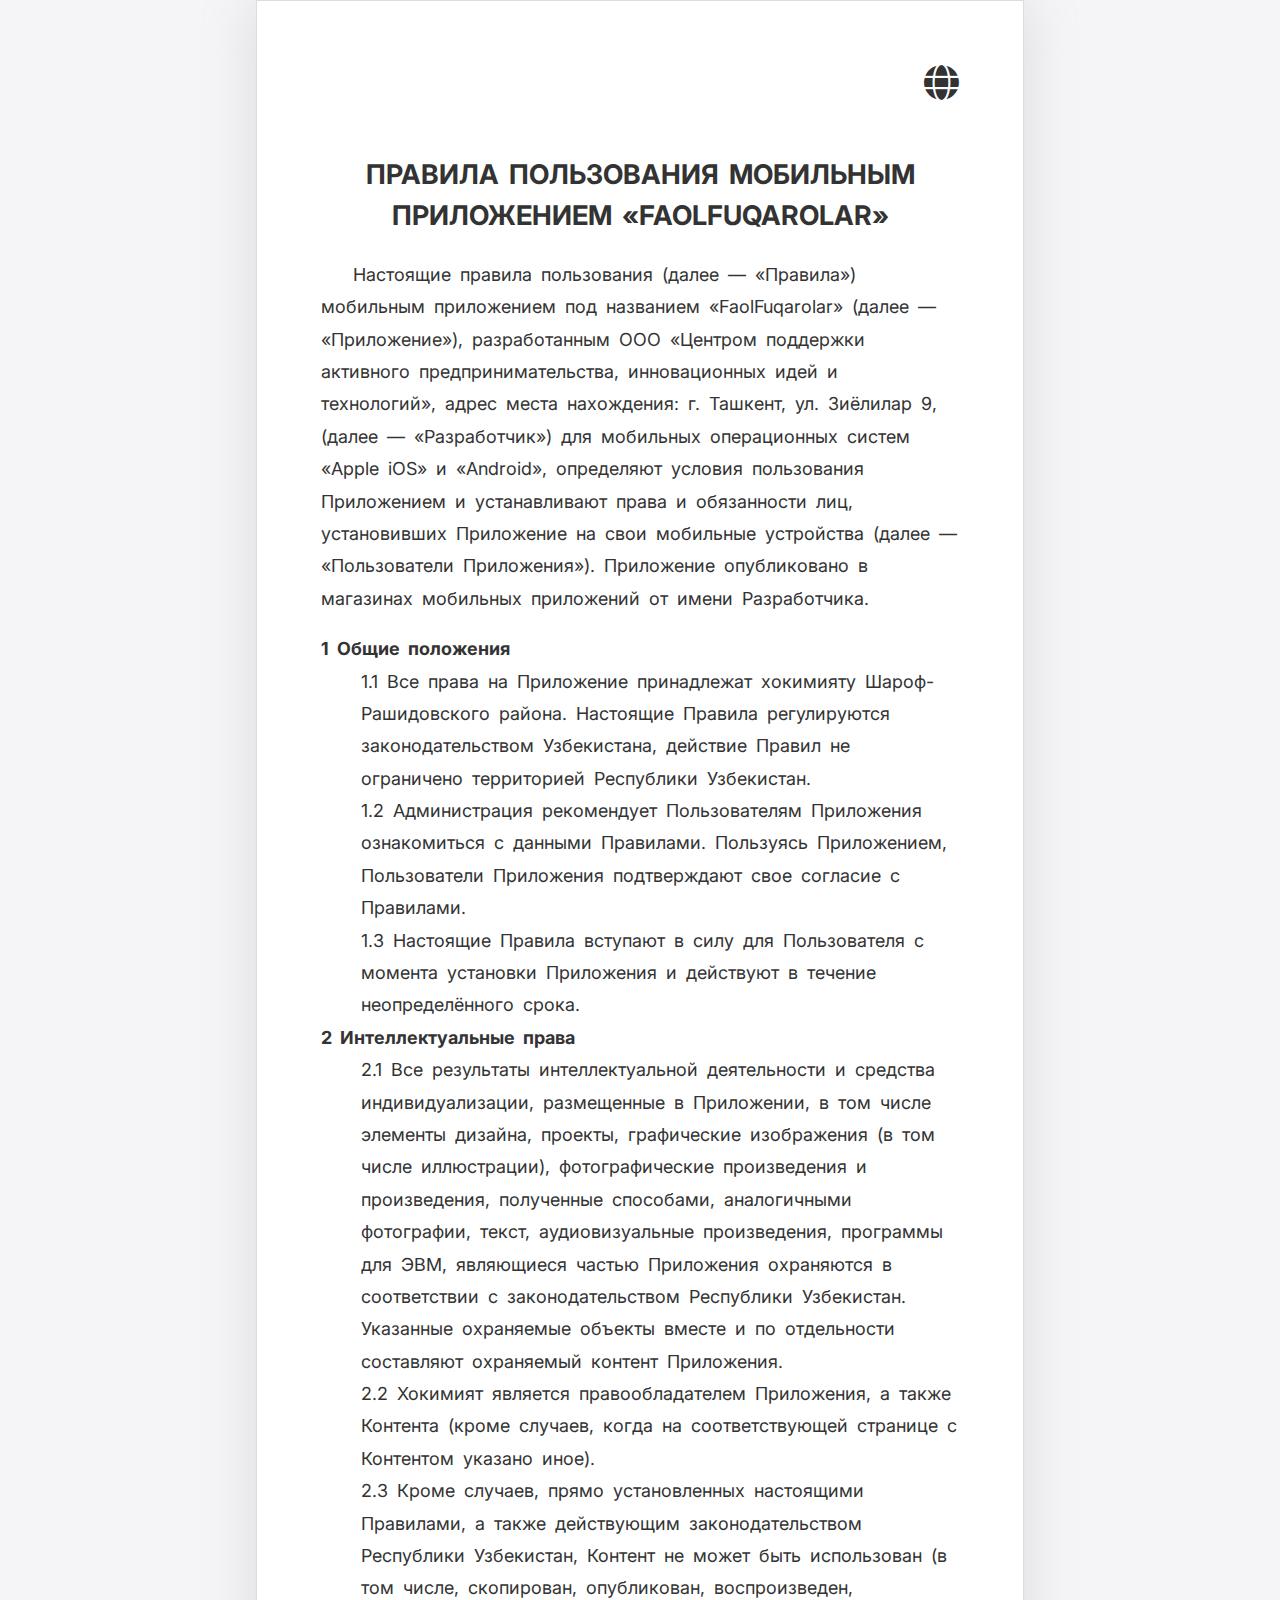
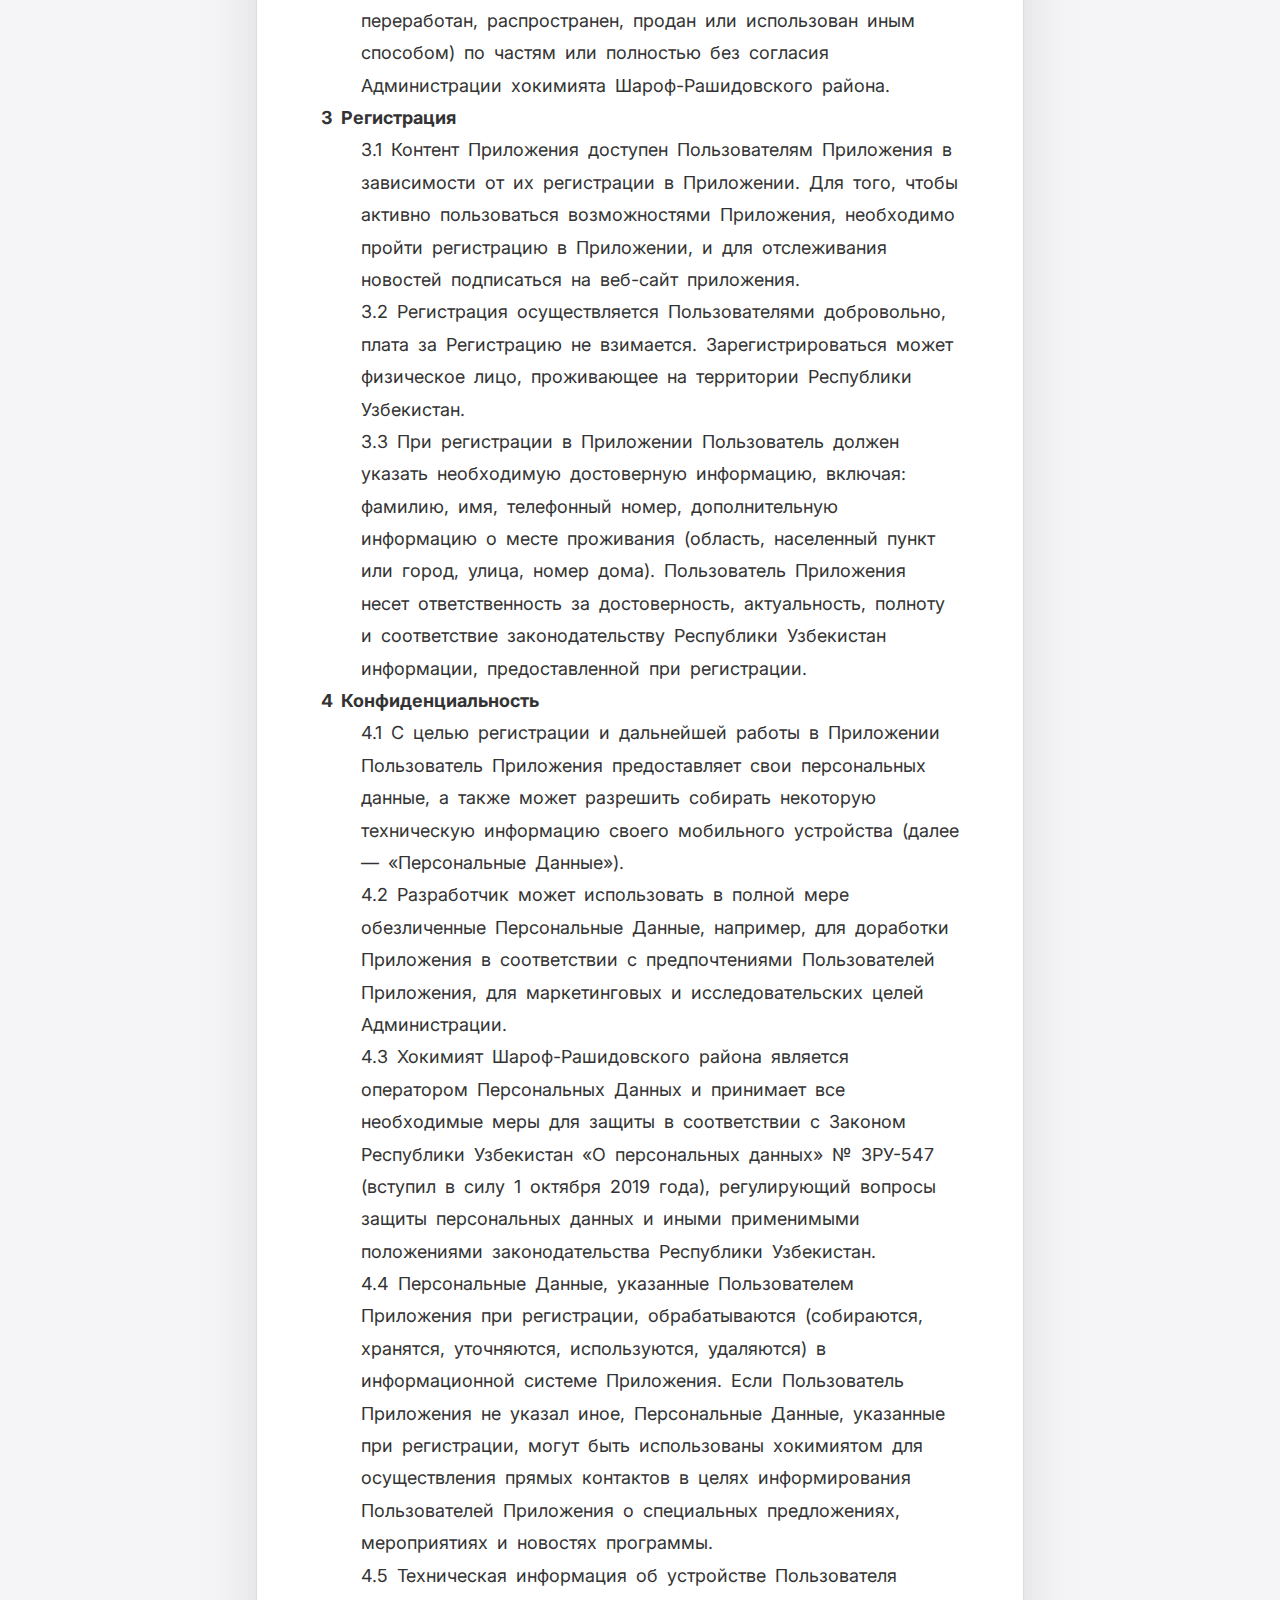
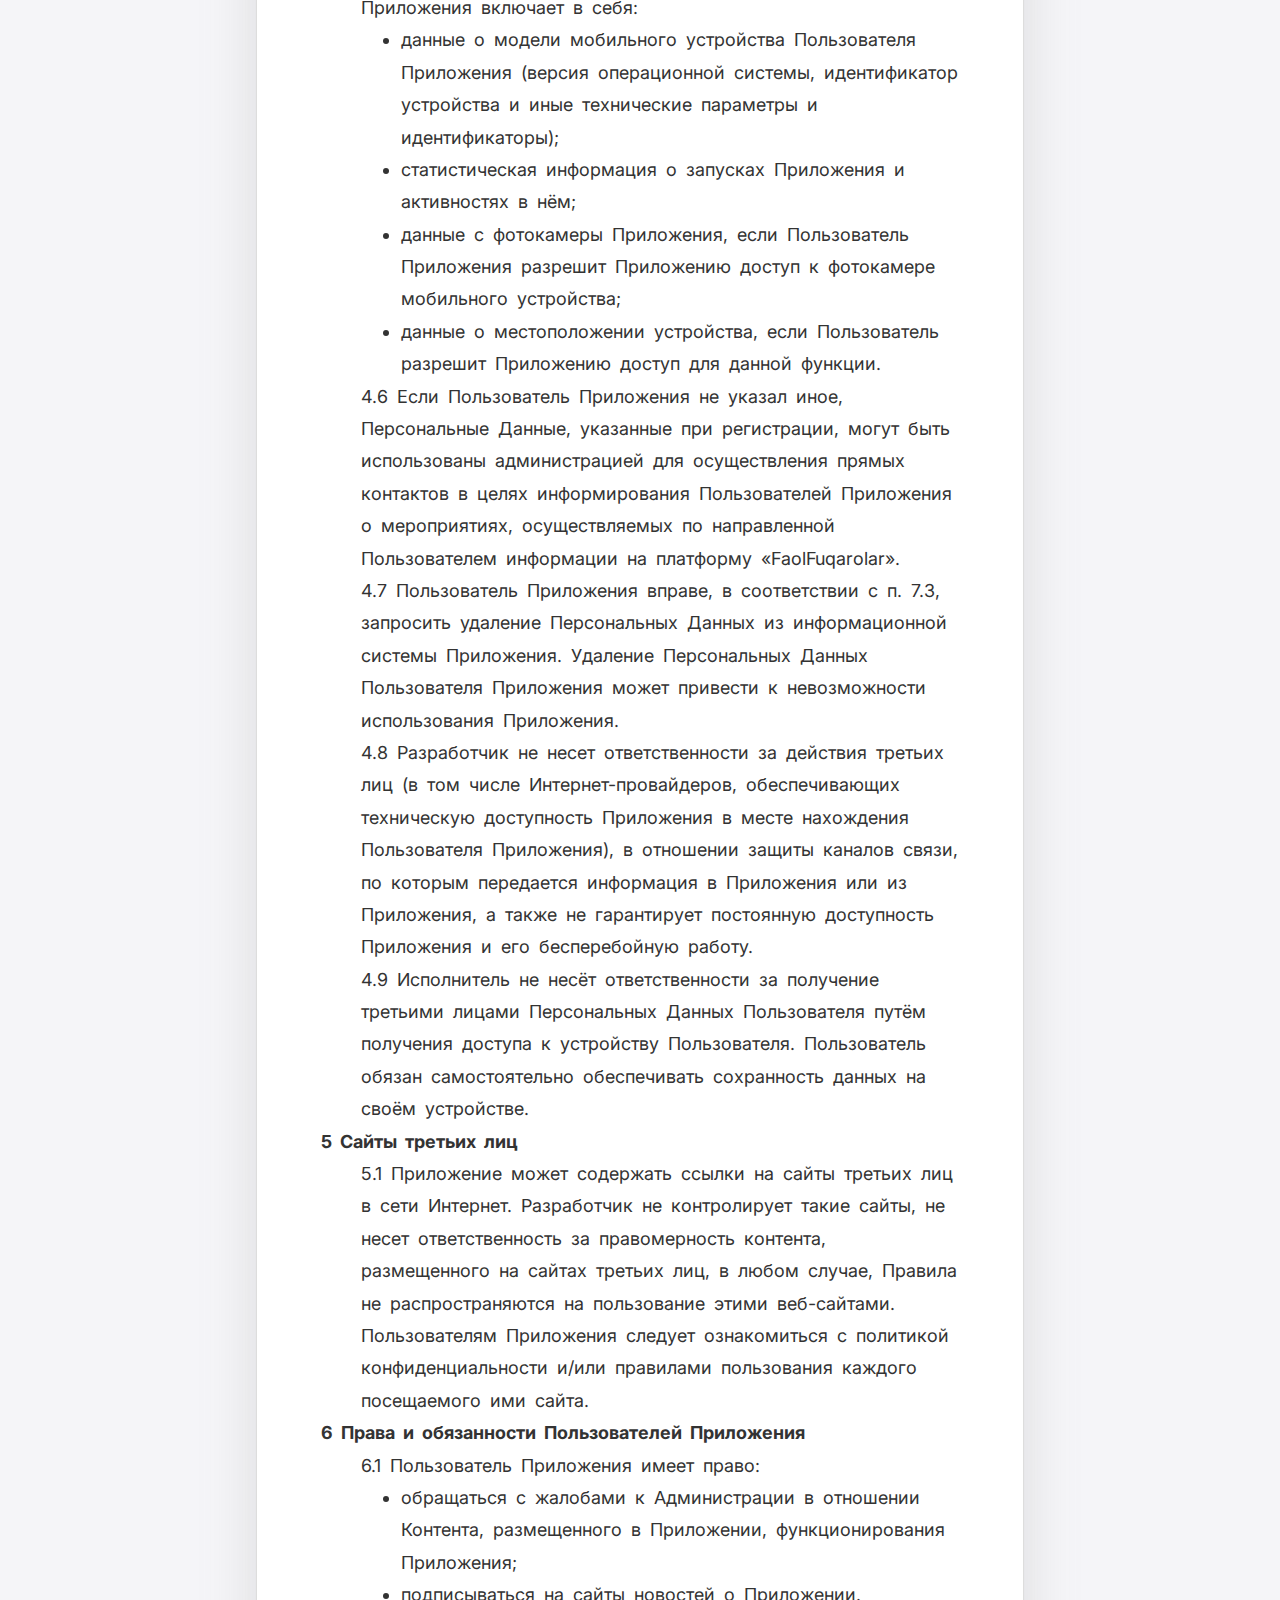
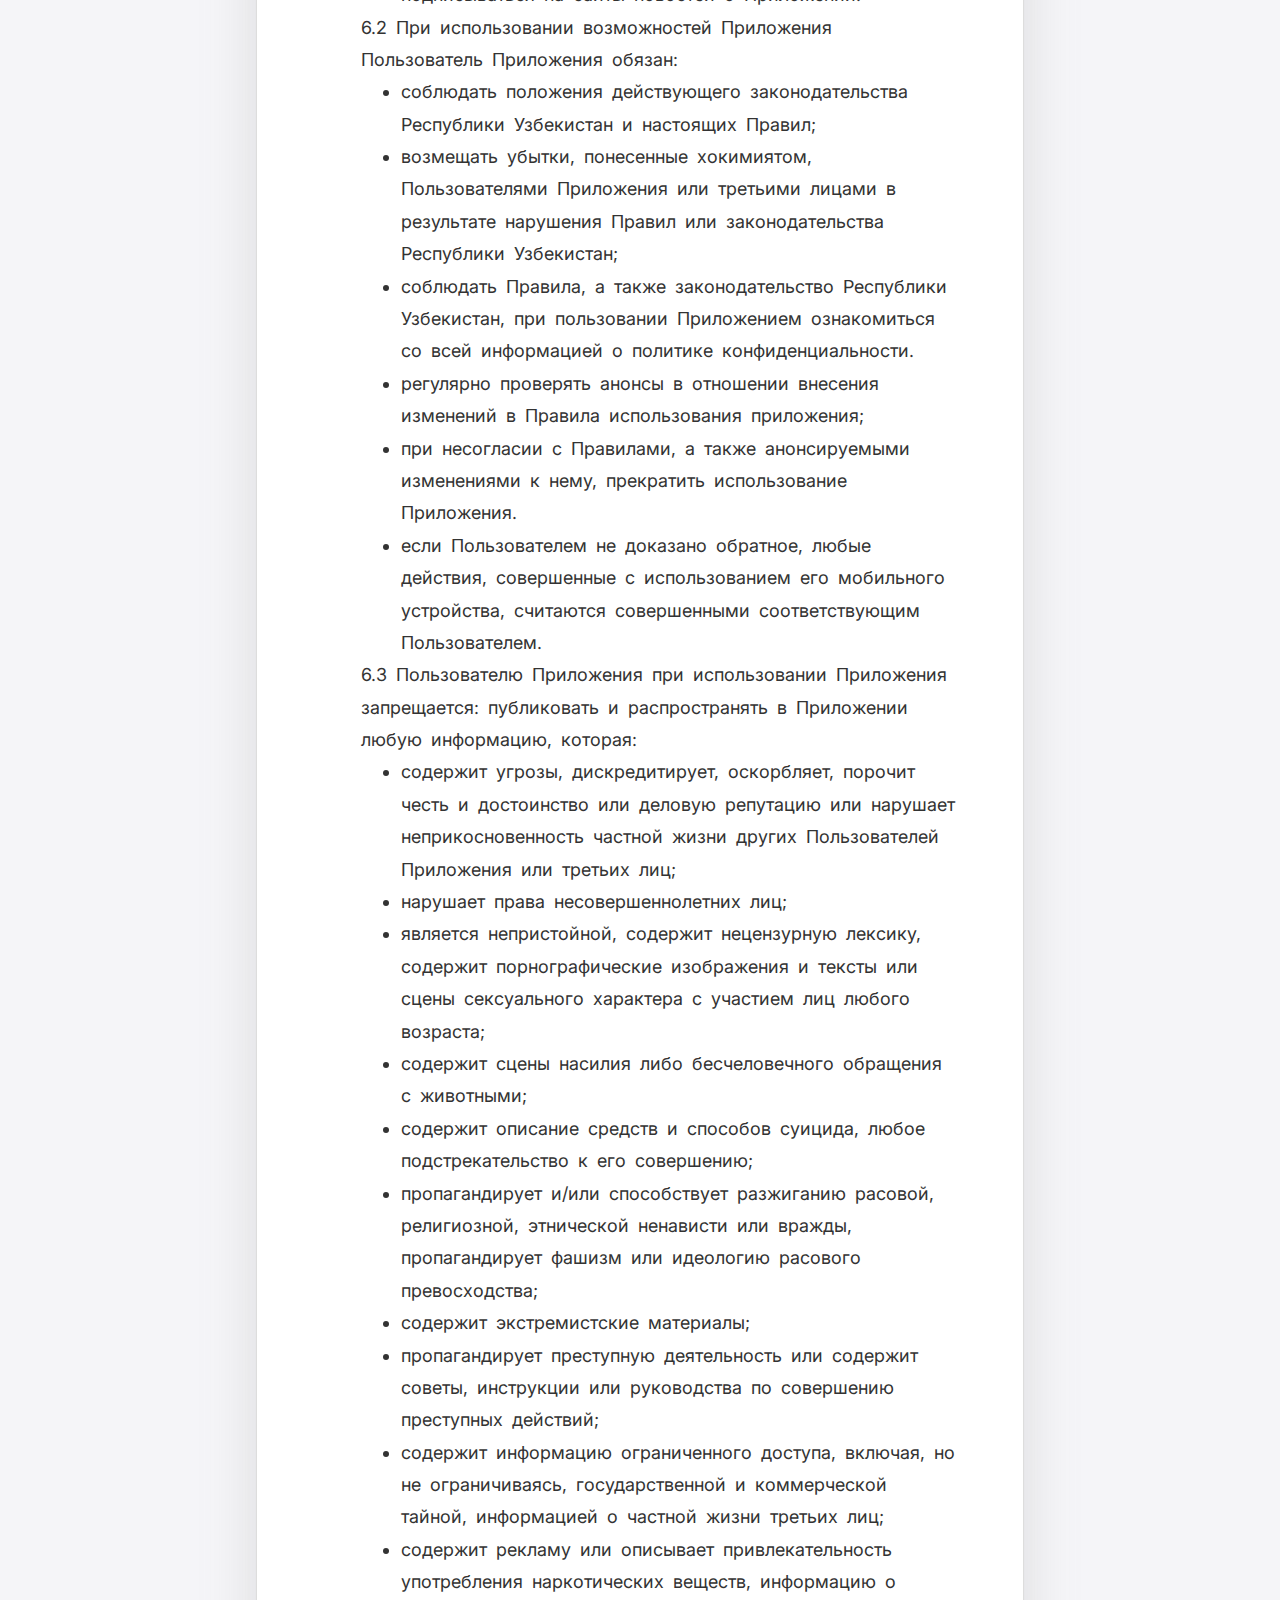
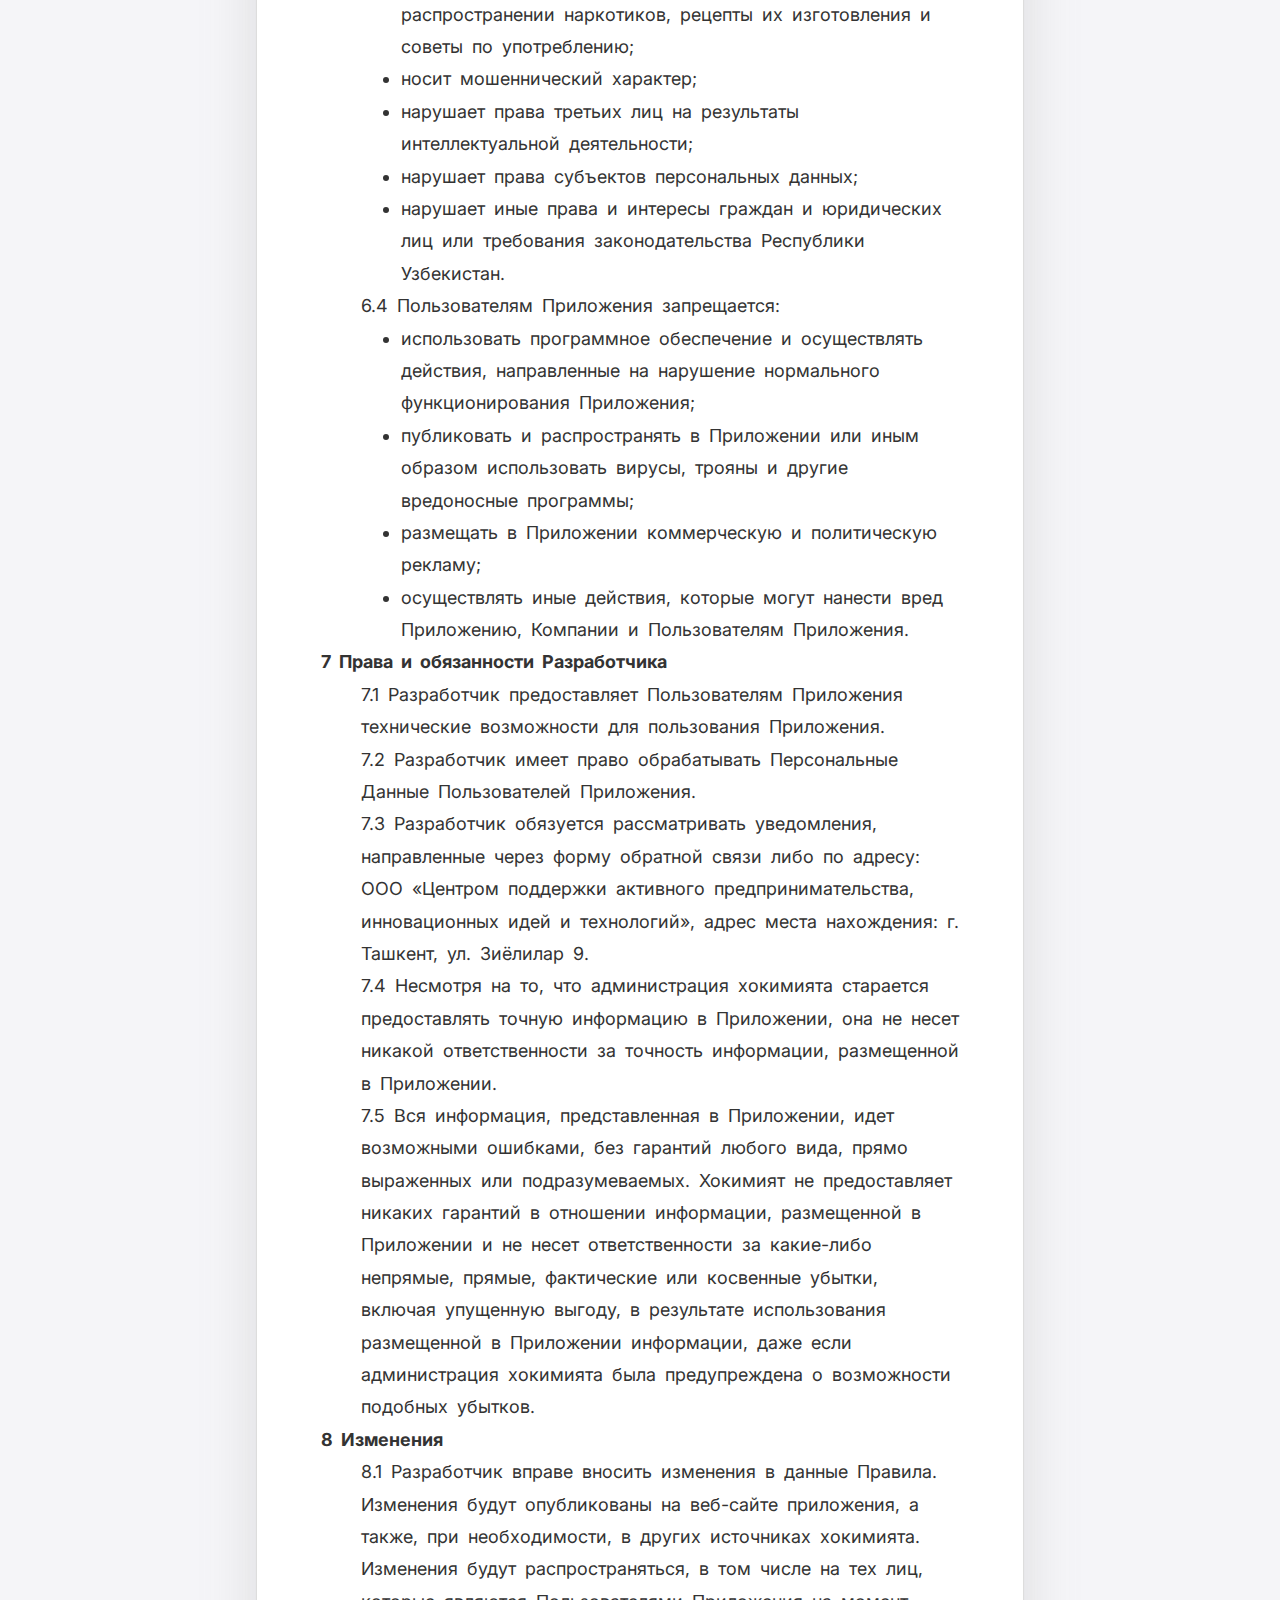
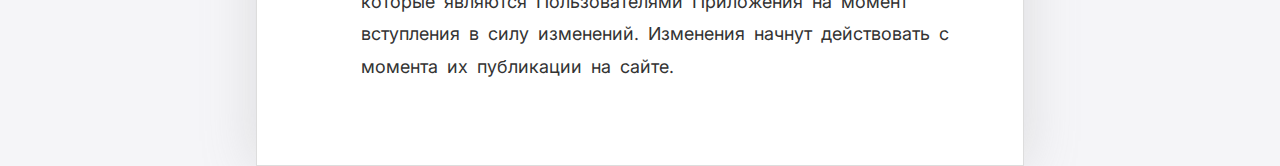
<file: terms.html>
<!DOCTYPE html>
<html lang="en">
<head>
  <meta charset="UTF-8">
  <meta http-equiv="X-UA-Compatible" content="IE=edge">
  <meta name="viewport" content="width=device-width, initial-scale=1.0">
  <title>Maxfiylik siyosati</title>
  <link rel="stylesheet" href="./fonts/fontawesome-5/css/all.min.css" />

  <style>
    @import url('https://fonts.googleapis.com/css2?family=Inter:wght@100;200;300;400;500;600;700;800;900&display=swap');

    html {
      background-color: #F5F5F8;
      
    }

    body {
      font-family: 'Inter', sans-serif;
      background-color: white;
      border: 1px solid #ddd;
      margin: 0% 20%;
      padding: 5%;
      font-size: 18px;
      line-height: 1.8;
      word-spacing: 4px;
      min-height: 100vh;
      box-shadow: rgba(160, 160, 160, 0.3) 0px 0px 50px;
      color: rgb(51, 51, 51);
    }

    @media (max-width: 1200px){
      body {
        margin: 0% 10%;
      }
    }
    @media (max-width: 768px){
      body {
        margin: 0% 1%;
      }
    }

    ol { 
      counter-reset: item; 
      padding-left: 0px;
    }

    li {
      font-weight: bold;
    }

    .inner {
      padding-left: 40px;
    }

    .inner > li {
      font-weight: normal;
    }

    ol > li{ display: block }
    ol > li:before { content: counters(item, ".") " "; counter-increment: item }

    p {
      text-indent: 32px;
    }

    h2 {
      line-height: 1.5;
      text-align: center;
    }

    .fas {
      font-size: 2em;
      text-align: right;
      width: 100%;
      margin-bottom: 32px;
    }

    #russian, #uzbek {
      display: none;
    }

    ul > li {
      font-weight: normal !important;
      list-style-type: disc;
    }

  </style>
</head>
<body>
  <a class="fas fa-globe lang"></a>
  <div id="uzbek">
    <h2>«FAOLFUQAROLAR» MOBIL ILOVASI BILAN FOYDALANISH SHARTLARI</h2>
    <p>Ushbu foydalanish shartlari (bundan keyin - "Qoidalar") "FaolFuqarolar" deb nomlangan mobil ilova (bundan keyin – "Ilova"), MChJ "Faol tadbirkorlik, innovatsion g'oyalar va texnologiyalarni qo'llab-quvvatlash markazi" tomonidan ishlab chiqilgan, manzil: Toshkent sh., Ziyolilar ko’chasi, 9 (bundan keyin - "Tashkilot") "Apple iOS" va "Android" mobil operatsion tizimlari uchun Ilovadan foydalanish shartlarini va Ilovani mobil qurilmalariga o'rnatgan shaxslarning huquqlari va majburiyatlarini belgilaydi (bundan keyin -"Ilova foydalanuvchilari"). Ilova Tashkilot nomidan mobil ilovalar do'konlarida yuklangan.</p>
    <ol>
      <li>Umumiy shartlar 
        <ol class="inner">
          <li>Ilovaga bo'lgan barcha huquqlar Sharof Rashidov tuman hokimligiga tegishli. Ushbu Qoidalar O'zbekiston qonunchiligi bilan tartibga solinadi, qoidalarning amal qilinishi faqat O'zbekiston Respublikasi hududi bilan cheklanmaydi.</li>
          <li>Ma'muriyat Ilova foydalanuvchilariga ushbu Qoidalar bilan tanishishni tavsiya qiladi. Ilovadan foydalangan holda, Ilova foydalanuvchilari Qoidalar bilan roziligini tasdiqlashadi.</li>
          <li>Ushbu Qoidalar Ilova o'rnatilgan vaqtdan boshlab foydalanuvchi uchun kuchga kiradi va muddatsiz o’z kuchini saqlaydi.</li>
        </ol>
      </li>

      <li>Intellektual huquqlar
        <ol class="inner">
          <li>Ilovada joylashtirilgan va uning bir qismi bo’lgan intellektual faoliyatning barcha natijalari va shaxsiylashtirish vositalari, shu jumladan dizayn elementlari, loyihalari, grafik tasvirlari (shu jumladan, rasmlar), fotografik ishlar va fotosuratlar, matnlar, audiovizual asarlar, kompyuter dasturlariga o'xshash usullar bilan olingan ishlar, O'zbekiston Respublikasi qonunchiligiga muvofiq himoya qilinadi. Ushbu himoyalangan ob'ektlar birgalikda va alohida Ilovaning himoyalangan tarkibini tashkil qiladi.</li>
          <li>Hokimlik Ilovaning mualliflik va tarkibining huquqi egasi (agar Tarkib bilan tegishli sahifada boshqacha ko'rsatilmagan bo'lsa).</li>
          <li>Ushbu Qoidalarda bevosita belgilangan holatlardan tashqari, shuningdek, O'zbekiston Respublikasining amaldagi qonunchiligida, Tarkibdan foydalanish (shu jumladan nusxa ko'chirish, nashr etish, ko'paytirish, qayta ko'rib chiqish, tarqatish, sotish yoki boshqa biron bir tarzda foydalanish) qismlarga yoki to'liq hajmda Pskent tuman hokimligi roziligisiz mumkin emas.</li>
        </ol>
      </li>

      <li>Ro'yxatdan o'tish 
        <ol class="inner">
          <li>Ilova tarkibi Ilovada ro'yxatdan o'tganligiga qarab Ilova foydalanuvchilari uchun mavjud. Ilova imkoniyatlaridan faol foydalanish uchun siz Ilovada ro'yxatdan o'tishingiz va yangiliklarni kuzatib borish uchun veb-saytga obuna bo'lishingiz kerak.</li>
          <li>Ro'yxatdan o'tish foydalanuvchilar tomonidan ixtiyoriy ravishda amalga oshiriladi, ro'yxatdan o'tish uchun to'lov olinmaydi. O'zbekiston Respublikasi hududida yashovchi jismoniy shaxs ro'yxatdan o'tishi mumkin.</li>
          <li>Arizada ro'yxatdan o'tishda foydalanuvchi kerakli va ishonchli ma'lumotlarni taqdim etishi shart, shu jumladan: familiyasi, ismi, telefon raqami, yashash joyi (viloyat, tuman, ko'cha, uy raqami). Ilova foydalanuvchisi ro'yxatdan o'tish paytida berilgan ma'lumotlarning to'g'riligi, dolzarbligi, to'liqligi va O'zbekiston Respublikasi qonunchiligiga muvofiqligi uchun javobgardir.</li>
        </ol>
      </li>

      <li>Maxfiylik 
        <ol class="inner">
          <li>Ilovada ro'yxatdan o'tish va undan keyingi ishlarni bajarish uchun Ilova foydalanuvchisi o'zining shaxsiy ma'lumotlarini taqdim etadi, shuningdek, mobil qurilmasining ba'zi texnik ma'lumotlarini to'plashga ruxsat berishi mumkin (bundan keyin - "Shaxsiy ma'lumotlar").</li>
          <li>Tashkilot to'liq shaxsiylashtirilmagan Shaxsiy ma'lumotlardan foydalanishi mumkin, masalan, Ma'muriyatning marketing va tadqiqot maqsadlari va foydalanuvchilarni tilaklariga muvofiq Ilovani rivojlantirish uchun.</li>
          <li>Sharof Rashidov tuman hokimligi Shaxsiy ma'lumotlar operatoridir va uni himoya qilish uchun barcha zarur choralarni ko'radi. "Shaxsiy ma'lumotlar to'g'risida" gi O'RQ-547-sonli Qonuni (2019 yil 1 oktyabrdan kuchga kirgan).), bu qonun shaxsiy ma'lumotlarni himoya qiladi va O'zbekiston Respublikasi qonun hujjatlarining boshqa amaldagi qoidalarini tartibga soladi.</li>
          <li>Ro'yxatdan o'tish paytida Ilova foydalanuvchisi tomonidan ko'rsatilgan shaxsiy ma'lumotlar Ilovaning axborot tizimida qayta ishlanadi (yig'iladi, saqlanadi, ko'rsatiladi, foydalaniladi, o'chiriladi). Agar Ilova foydalanuvchisi boshqacha ko'rsatmasa, ro'yxatdan o'tish paytida ko'rsatilgan Shaxsiy ma'lumotlar hokimiyat tomonidan Ilova foydalanuvchilariga maxsus takliflar, tadbirlar va dastur yangiliklari to'g'risida xabardor qilish uchun bevosita aloqalarni o'rnatish uchun ishlatilishi mumkin.</li>
          <li>Ilova foydalanuvchisi qurilmasi haqidagi texnik ma'lumot quyidagilarni o'z ichiga oladi:
            <ul class="inner_list">
              <li>Ilova foydalanuvchisining mobil qurilmalar modeli to'g'risidagi ma'lumotlar (operatsion tizim versiyasi, qurilma identifikatori va boshqa texnik parametrlar va identifikatorlar);</li>
              <li>Ilovaning ishga tushirilishi va undagi ishlar to'g'risida statistik ma'lumotlar;</li>
              <li>Mobil qurilmaning kamerasidan olingan ma'lumotlar, agar Ilovadan foydalanuvchi Ilovaga mobil qurilmaning kamerasiga kirishga ruxsat bergan bo'lsa;</li>
              <li>agar foydalanuvchi Ilovaga ushbu funktsiyaga kirishiga ruxsat bergan bo'lsa, qurilmaning joylashgan joyi to'g'risidagi ma'lumotlar.</li>
            </ul>
          </li>
          <li>Agar Ilovadan foydalanuvchi boshqacha ko'rsatmasa, ro'yxatdan o'tish paytida ko'rsatilgan Shaxsiy ma'lumotlar, ma'muriyat tomonidan to'g'ridan-to'g'ri Foydalanuvchi bilan aloqalarni o'rnatish va Foydalanuvchilar tomonidan FaolFuqarolar platformasiga yuborilgan ma'lumotlarga muvofiq amalga oshirilgan ishlar to'g'risida xabardor qilish uchun ishlatilishi mumkin.</li>
          <li>Ilova foydalanuvchisi 7.3-bandga muvofiq Shaxsiy ma'lumotlarni Ilovaning axborot tizimidan olib tashlashni talab qilish huquqiga ega. Ilova Shaxsiy ma'lumotlarini o'chirib tashlash, Ilovadan foydalana olmaslikga olib kelishi mumkin.</li>
          <li>Tashkilot ma'lumotlarning Ilovalarga yoki undan uzatiladigan aloqa kanallarini muhofaza qilish bilan bog'liq uchinchi shaxslarning xatti-harakatlari uchun javobgar emas (shu jumladan, Ilova foydalanuvchisi joylashgan joyda Ilovaning texnik mavjudligini ta'minlaydigan Internet-provayderlar). Ilova, shuningdek Ilovaning uzluksiz mavjudligini va uning uzluksiz ishlashini kafolatlamaydi.</li>
          <li>Ijrochi, uchinchi shaxslar foydalanuvchi qurilmasiga kirish orqali foydalanuvchining shaxsiy ma'lumotlariga ega chiqish hollari uchun javobgar emas. Foydalanuvchi o'z qurilmasidagi ma'lumotlarning xavfsizligini mustaqil ravishda ta'minlashi shart.</li>
        </ol>
      </li>

      <li>Uchinchi shaxslar saytlari 
        <ol class="inner">
          <li>Ilovada Internetdagi uchinchi tomon veb-saytlariga havolalar bo'lishi mumkin. Tashkilot bunday saytlarni nazorat qilmaydi, uchinchi tomon saytlarida joylashtirilgan kontentning qonuniyligi uchun javobgar emas, har holda, Qoidalar ushbu saytlardan foydalanishda qo'llanilmaydi. Ilova foydalanuvchilari tashrif buyurgan har bir saytning maxfiylik siyosati va / yoki foydalanish shartlari bilan tanishishlari kerak.</li>
          </ol>
      </li>

      <li>Ilova foydalanuvchilarining huquqlari va majburiyatlari 
        <ol class="inner"> 
          <li>Ilova foydalanuvchisining xaq xuquqlari:
        <ul class="inner">
             <li>Ilovada joylashtirilgan tarkib bo’yicha va Ilovaning ishlashiga oid ma'muriyatga shikoyatlarni yuborish;</li> 
             <li>Ilova haqidagi yangiliklar saytlariga obuna bo'lish.</li>
           </ul>
          </li>

        <li>Ilova imkoniyatlaridan foydalanishda Ilova foydalanuvchisi:
          <ul class="inner">
            <li>O'zbekiston Respublikasining amaldagi qonunchiligi va qoidalariga rioya qilish;</li> 
            <li>hokimiyatga Ilova foydalanuvchilari yoki uchinchi shaxslar tomonidan O'zbekiston Respublikasi qonunlarining buzilishi natijasida yetkazilgan zararni qoplash;</li>
            <li>Ilovadan foydalanish paytida Qoidalarga, shuningdek, O'zbekiston Respublikasi qonunlariga rioya qilish, maxfiylik siyosatiga oid barcha ma'lumotlar bilan tanishish.</li> 
            <li>Ilovanini ishlatish qoidalariga o'zgartirishlar kiritilganligi to'g'risida e'lonlarni muntazam ravishda tekshirib turing;</li>
            <li>Agar Foydalanuvchi Qoidalar bilan rozi bo’lmasa, shuningdek Qoidalarga kiritilgan o'zgartirishlar bilan ham, Ilovadan foydalanishni to'xtatishi lozim.</li> 
            <li>mobil qurilmasi xavfsizligini ta'minlash uchun tegishli choralarni ko'rishi va mobil qurilmaga uchinchi shaxslar kirish huquqi bergan taqdirda Shaxsiy ma'lumotlar xavfsizligi uchun shaxsan javobgar bo'lishi kerak.</li>
            <li>agar foydalanuvchi boshqasini isbotlamasa, uning mobil qurilmasi yordamida amalga oshirilgan harakatlar tegishli foydalanuvchi tomonidan sodir etilgan deb hisoblanadi.</li> 
          </ul>
        </li>

        <li>Ilovadan foydalanishda Ilova foydalanuvchisiga quyidagilarni chop etish va yuklash taqiqlanadi:
          <ul class="inner">
            <li>tahdidlar, obro'sizlanishlar, haqoratlar, sha'n va qadr-qimmatni yoki ishbilarmonlik obro'sini kamsitadigan yoki Ilovaning boshqa foydalanuvchilari yoki uchinchi shaxslarning shaxsiy hayotini buzadigan ma’lumotlar;</li> 
            <li>voyaga yetmaganlarning huquqlarini buzadigan ma’lumotlar;</li>
            <li>odobsiz, odobsiz tilni o'z ichiga olgan, pornografik tasvirlar va har qanday yoshdagi shaxslar ishtirokidagi jinsiy xarakterdagi matnlar yoki sahnalarni o'z ichiga oladi;</li> 
            <li>hayvonlarga nisbatan zo'ravonlik yoki g'ayriinsoniy munosabat sahnalarini o'z ichiga oladigan;</li>
            <li>o'z joniga qasd qilish vositalari va usullari, uni sodir etishga har qanday da'vat qilish tavsifini o'z ichiga oladigan;</li>
            <li>irqiy, diniy, etnik adovat yoki adovatni qo'zg'atadi va / yoki targ'ib qiladigan, fashizmni yoki irqiy ustunlik mafkurasini targ'ib qiladigan;</li>
            <li>ekstremistik materiallari mavjud bo’lsa;</li>
            <li>jinoiy faoliyatni targ'ib qiladigan yoki jinoiy harakatlarni sodir etish uchun maslahat, ko'rsatma yoki ko'rsatmalarni o'z ichiga oladigan ma’lumotlar;</li>
            <li>kirish huquqi cheklangan, shu jumladan, lekin ular bilan cheklanmagan holda, uchinchi shaxslarning shaxsiy hayoti to'g'risidagi ma'lumotlarni o'z ichiga olsa;</li> 
            <li>reklamalarni o'z ichiga olsa yoki giyohvand moddalarni iste'mol qilishning jozibadorligini tavsiflasa, giyohvand moddalarni tarqatish to'g'risidagi ma'lumotlar, ularni ishlab chiqarish retseptlari va giyohvand moddalarni iste'mol qilish bo'yicha tavsiyalar;</li>
            <li>firibgarlik;</li>
            <li>intellektual faoliyat natijalariga nisbatan uchinchi shaxslarning huquqlarini buzsa;</li> 
            <li>shaxsiy ma'lumotlar sub'ektlarining huquqlarini buzsa;</li>  
            <li>fuqarolarning va yuridik shaxslarning boshqa huquqlari va manfaatlarini yoki O'zbekiston Respublikasi qonunchiligi talablarini buzsa.</li>
          </ul>
        </li>

        <li>Ilovada foydalanuvchilarga quyidagilar taqiqlanadi:
          <ul class="inner">
            <li>dasturiy ta'minotdan foydalanish va Ilovaning normal ishlashini buzishga qaratilgan choralar ko'rish;</li> 
            <li>ilovada nashr etish va tarqatish yoki viruslar, troyan dasturlari va boshqa zararli dasturlardan foydalanish;</li>
            <li>Tijorat va siyosiy reklamalarni Ilovada joylashtirish;</li> 
            <li>Ilovaga, Tashkilotga va Ilova foydalanuvchilariga zarar etkazishi mumkin bo'lgan boshqa harakatlarni amalga oshirish.</li>                       
          </ul>
        </li>
      </ol>
      </li>
      
      <li>Tashkilotning huquqlari va majburiyatlari 
        <ol class="inner"> 
          <li>Tashkilot Ilova foydalanuvchilariga Ilovadan foydalanish uchun texnik imkoniyatlarni taqdim etadi.</li>
          <li>Tashkilot dastur foydalanuvchilari shaxsiy ma'lumotlarini qayta ishlashga haqlidir.</li>
          <li>Tashkilot qayta aloqa shakli orqali yoki quyidagi manzilga yuborilgan xabarnomalarni ko'rib chiqishni o'z zimmasiga oladi: MChJ "Faol tadbirkorlikni qo'llab-quvvatlash markazi, innovatsion g'oyalar va texnologiyalar", joylashgan manzil: Toshkent shaxar, Ziyolilar 9.</li>
          <li>Hokimlik ma'muriyati Ilovada aniq ma'lumot berishga harakat qilganiga qaramay, unda joylashtirilgan ma'lumotlarning to'g'riligi uchun hech qanday javobgarlikni o'z zimmasiga olmaydi.</li>
          <li>Ilovada keltirilgan aniq yoki nazarda tutilgan qilingan har qanday kafolatlarsiz ma'lumotlar, yuzaga kelishi mumkin bo'lgan xatoliklar , ilovada joylashtirilgan ma'lumotlarga nisbatan hech qanday kafolat bermaydi, ilovada joylashtirilgan ma'lumotlardan foydalanish natijasida har qanday bilvosita, to'g'ridan-to'g'ri, haqiqiy yoki oqibatli zarar, shu jumladan yo'qotilgan foyda uchun javobgar emas, va hatto ma'muriyat bunday yo'qotish ehtimoli to'g'risida ogohlantirilgan bo'lsa ham.</li>
        </ol>
      </li>

        <li>O'zgarishlar
          <ol class="inner">
            <li>Tashkilot ushbu Qoidalarga o'zgartirishlar kiritish huquqiga ega. O'zgarishlar Ilova veb-saytida, shuningdek, kerak bo'lganda, hokimiyatning boshqa manbalarida e'lon qilinadi. O'zgarishlar, shu jumladan, o'zgartirishlar kuchga kirgan paytdagi Ilovadan foydalanuvchi bo'lgan shaxslarga nisbatan qo'llaniladi. O'zgarishlar saytga joylashtirilgan paytdan boshlab kuchga kiradi.</li>
          </ol> 
        </li>
  </div>

  <div id="russian">
    <h2>ПРАВИЛА ПОЛЬЗОВАНИЯ 
      МОБИЛЬНЫМ ПРИЛОЖЕНИЕМ «FAOLFUQAROLAR»
      </h2>
    <p>Настоящие правила пользования (далее — «Правила») мобильным приложением под названием «FaolFuqarolar» (далее — «Приложение»), разработанным ООО «Центром поддержки активного предпринимательства, инновационных идей и технологий», адрес места нахождения: г. Ташкент, ул. Зиёлилар 9, (далее — «Разработчик») для мобильных операционных систем «Apple iOS» и «Android», определяют условия пользования Приложением и устанавливают права и обязанности лиц, установивших Приложение на свои мобильные устройства (далее — «Пользователи Приложения»). Приложение опубликовано в магазинах мобильных приложений от имени Разработчика.</p>
    <ol>
      <li>Общие положения 
        <ol class="inner">
          <li>Все права на Приложение принадлежат хокимияту Шароф-Рашидовского района. Настоящие Правила регулируются законодательством Узбекистана, действие Правил не ограничено территорией Республики Узбекистан.</li>
          <li>Администрация рекомендует Пользователям Приложения ознакомиться с данными Правилами. Пользуясь Приложением, Пользователи Приложения подтверждают свое согласие с Правилами.</li>
          <li>Настоящие Правила вступают в силу для Пользователя с момента установки Приложения и действуют в течение неопределённого срока.</li>
        </ol>
      </li>

      <li>Интеллектуальные права
        <ol class="inner">
          <li>Все результаты интеллектуальной деятельности и средства индивидуализации, размещенные в Приложении, в том числе элементы дизайна, проекты, графические изображения (в том числе иллюстрации), фотографические произведения и произведения, полученные способами, аналогичными фотографии, текст, аудиовизуальные произведения, программы для ЭВМ, являющиеся частью Приложения охраняются в соответствии с законодательством Республики Узбекистан. Указанные охраняемые объекты вместе и по отдельности составляют охраняемый контент Приложения.</li>
          <li>Хокимият является правообладателем Приложения, а также Контента (кроме случаев, когда на соответствующей странице с Контентом указано иное).</li>
          <li>Кроме случаев, прямо установленных настоящими Правилами, а также действующим законодательством Республики Узбекистан, Контент не может быть использован (в том числе, скопирован, опубликован, воспроизведен, переработан, распространен, продан или использован иным способом) по частям или полностью без согласия Администрации хокимията Шароф-Рашидовского района.</li>
        </ol>
      </li>

      <li>Регистрация  
        <ol class="inner">
          <li>Контент Приложения доступен Пользователям Приложения в зависимости от их регистрации в Приложении. Для того, чтобы активно пользоваться возможностями Приложения, необходимо пройти регистрацию в Приложении, и для отслеживания новостей подписаться на веб-сайт приложения.</li>
          <li>Регистрация осуществляется Пользователями добровольно, плата за Регистрацию не взимается. Зарегистрироваться может физическое лицо, проживающее на территории Республики Узбекистан.</li>
          <li>При регистрации в Приложении Пользователь должен указать необходимую достоверную информацию, включая: фамилию, имя, телефонный номер, дополнительную информацию о месте проживания (область, населенный пункт или город, улица, номер дома). Пользователь Приложения несет ответственность за достоверность, актуальность, полноту и соответствие законодательству Республики Узбекистан информации, предоставленной при регистрации.</li>
        </ol>
      </li>

      <li> Конфиденциальность
        <ol class="inner">
          <li>С целью регистрации и дальнейшей работы в Приложении Пользователь Приложения предоставляет свои персональных данные, а также может разрешить собирать некоторую техническую информацию своего мобильного устройства (далее — «Персональные Данные»).</li>
          <li>Разработчик может использовать в полной мере обезличенные Персональные Данные, например, для доработки Приложения в соответствии с предпочтениями Пользователей Приложения, для маркетинговых и исследовательских целей Администрации.</li>
          <li>Хокимият Шароф-Рашидовского района является оператором Персональных Данных и принимает все необходимые меры для защиты в соответствии с Законом Республики Узбекистан  «О персональных данных» № ЗРУ-547 (вступил в силу 1 октября 2019 года), регулирующий вопросы защиты персональных данных и иными применимыми положениями законодательства Республики Узбекистан.</li>
          <li>Персональные Данные, указанные Пользователем Приложения при регистрации, обрабатываются (собираются, хранятся, уточняются, используются, удаляются) в информационной системе Приложения. Если Пользователь Приложения не указал иное, Персональные Данные, указанные при регистрации, могут быть использованы хокимиятом для осуществления прямых контактов в целях информирования Пользователей Приложения о специальных предложениях, мероприятиях и новостях программы.</li>
          <li>Техническая информация об устройстве Пользователя Приложения включает в себя:
            <ul class="inner_list">
              <li>данные о модели мобильного устройства Пользователя Приложения (версия операционной системы, идентификатор устройства и иные технические параметры и идентификаторы);</li>
              <li>статистическая информация о запусках Приложения и активностях в нём;</li>
              <li>данные с фотокамеры Приложения, если Пользователь Приложения разрешит Приложению доступ к фотокамере мобильного устройства;</li>
              <li>данные о местоположении устройства, если Пользователь разрешит Приложению доступ для данной функции.</li>
            </ul>
          </li>
          <li>Если Пользователь Приложения не указал иное, Персональные Данные, указанные при регистрации, могут быть использованы администрацией для осуществления прямых контактов в целях информирования Пользователей Приложения о мероприятиях, осуществляемых по направленной Пользователем информации на платформу «FaolFuqarolar».</li>
          <li>Пользователь Приложения вправе, в соответствии с п. 7.3, запросить удаление Персональных Данных из информационной системы Приложения. Удаление Персональных Данных Пользователя Приложения может привести к невозможности использования Приложения.</li>
          <li>Разработчик не несет ответственности за действия третьих лиц (в том числе Интернет-провайдеров, обеспечивающих техническую доступность Приложения в месте нахождения Пользователя Приложения), в отношении защиты каналов связи, по которым передается информация в Приложения или из Приложения, а также не гарантирует постоянную доступность Приложения и его бесперебойную работу.</li>
          <li>Исполнитель не несёт ответственности за получение третьими лицами Персональных Данных Пользователя путём получения доступа к устройству Пользователя. Пользователь обязан самостоятельно обеспечивать сохранность данных на своём устройстве.</li>
        </ol>
      </li>

      <li>Сайты третьих лиц 
        <ol class="inner">
          <li>Приложение может содержать ссылки на сайты третьих лиц в сети Интернет. Разработчик  не контролирует такие сайты, не несет ответственность за правомерность контента, размещенного на сайтах третьих лиц, в любом случае, Правила не распространяются на пользование этими веб-сайтами. Пользователям Приложения следует ознакомиться с политикой конфиденциальности и/или правилами пользования каждого посещаемого ими сайта.</li>
          </ol>
      </li>

      <li>Права и обязанности Пользователей Приложения 
        <ol class="inner"> 
          <li>Пользователь Приложения имеет право:
        <ul class="inner">
             <li>обращаться с жалобами к Администрации в отношении Контента, размещенного в Приложении, функционирования Приложения;</li> 
             <li>подписываться на сайты новостей о Приложении.</li>
           </ul>
          </li>

        <li>При использовании возможностей Приложения Пользователь Приложения обязан:
          <ul class="inner">
            <li>соблюдать положения действующего законодательства Республики Узбекистан и настоящих Правил; </li> 
            <li>возмещать убытки, понесенные хокимиятом, Пользователями Приложения или третьими лицами в результате нарушения Правил или законодательства Республики Узбекистан;</li> 
            <li>соблюдать Правила, а также законодательство Республики Узбекистан, при пользовании Приложением ознакомиться со всей информацией о политике конфиденциальности.</li>
            <li>регулярно проверять анонсы в отношении внесения изменений в Правила использования приложения;</li> 
            <li>при несогласии с Правилами, а также анонсируемыми изменениями к нему, прекратить использование Приложения.</li>
            <li>если Пользователем не доказано обратное, любые действия, совершенные с использованием его мобильного устройства, считаются совершенными соответствующим Пользователем.</li> 
          </ul>
        </li>

        <li>Пользователю Приложения при использовании Приложения запрещается: публиковать и распространять в Приложении любую информацию, которая:
          <ul class="inner">
            <li>содержит угрозы, дискредитирует, оскорбляет, порочит честь и достоинство или деловую репутацию или нарушает неприкосновенность частной жизни других Пользователей Приложения или третьих лиц;</li> 
            <li>нарушает права несовершеннолетних лиц;</li>
            <li>является непристойной, содержит нецензурную лексику, содержит порнографические изображения и тексты или сцены сексуального характера с участием лиц любого возраста;</li> 
            <li>содержит сцены насилия либо бесчеловечного обращения с животными;</li>
            <li>содержит описание средств и способов суицида, любое подстрекательство к его совершению;</li>
            <li>пропагандирует и/или способствует разжиганию расовой, религиозной, этнической ненависти или вражды, пропагандирует фашизм или идеологию расового превосходства;</li>
            <li>содержит экстремистские материалы;</li>
            <li>пропагандирует преступную деятельность или содержит советы, инструкции или руководства по совершению преступных действий;</li>
            <li>содержит информацию ограниченного доступа, включая, но не ограничиваясь, государственной и коммерческой тайной, информацией о частной жизни третьих лиц;</li> 
            <li>содержит рекламу или описывает привлекательность употребления наркотических веществ, информацию о распространении наркотиков, рецепты их изготовления и советы по употреблению;</li>
            <li>носит мошеннический характер;</li>
            <li>нарушает права третьих лиц на результаты интеллектуальной деятельности;</li> 
            <li>нарушает права субъектов персональных данных;</li>  
            <li>нарушает иные права и интересы граждан и юридических лиц или требования законодательства Республики Узбекистан.</li>
          </ul>
        </li>

        <li>Пользователям Приложения запрещается:
          <ul class="inner">
            <li>использовать программное обеспечение и осуществлять действия, направленные на нарушение нормального функционирования Приложения;</li> 
            <li>публиковать и распространять в Приложении или иным образом использовать вирусы, трояны и другие вредоносные программы;</li>
            <li>размещать в Приложении коммерческую и политическую рекламу;</li> 
            <li>осуществлять иные действия, которые могут нанести вред Приложению, Компании и Пользователям Приложения.</li>                       
          </ul>
        </li>
      </ol>
      </li>
      
      <li>Права и обязанности Разработчика 
        <ol class="inner"> 
          <li>Разработчик предоставляет Пользователям Приложения технические возможности для пользования Приложения.</li>
          <li>Разработчик имеет право обрабатывать Персональные Данные Пользователей Приложения.</li>
          <li>Разработчик обязуется рассматривать уведомления, направленные через форму обратной связи либо по адресу: ООО «Центром поддержки активного предпринимательства, инновационных идей и технологий», адрес места нахождения: г. Ташкент, ул. Зиёлилар 9.</li>
          <li>Несмотря на то, что администрация хокимията старается предоставлять точную информацию в Приложении, она не несет никакой ответственности за точность информации, размещенной в Приложении. </li>
          <li>Вся информация, представленная в Приложении, идет возможными ошибками, без гарантий любого вида, прямо выраженных или подразумеваемых. Хокимият не предоставляет никаких гарантий в отношении информации, размещенной в Приложении и не несет ответственности за какие-либо непрямые, прямые, фактические или косвенные убытки, включая упущенную выгоду, в результате использования размещенной в Приложении информации, даже если администрация хокимията была предупреждена о возможности подобных убытков.</li>
        </ol>
      </li>

        <li>Изменения
          <ol class="inner">
            <li>Разработчик вправе вносить изменения в данные Правила. Изменения будут опубликованы на веб-сайте приложения, а также, при необходимости, в других источниках хокимията. Изменения будут распространяться, в том числе на тех лиц, которые являются Пользователями Приложения на момент вступления в силу изменений. Изменения начнут действовать с момента их публикации на сайте.</li>
          </ol> 
        </li>
    </div>
 

  <script>
    uzbek = false
    switchLang()

    function switchLang() {
      console.log(uzbek)
      if (uzbek) {
        document.getElementById('russian').style.display = 'none'
        document.getElementById('uzbek').style.display = 'block'

        uzbek = false
      } else {
        document.getElementById('uzbek').style.display = 'none'
        document.getElementById('russian').style.display = 'block'

        uzbek = true
      }
    }

    const language = document.querySelector('.fas')
    language.addEventListener('click', switchLang)
  </script>
</body>
</html>
</file>
<file: fonts/ep-icon-fonts/css/ep-font.css>
/*--------------------------------

ep Web Font
Generated using nucleoapp.com

-------------------------------- */
@font-face {
  font-family: 'ep';
  src: url('../fonts/ep.eot');
  src: url('../fonts/ep.eot') format('embedded-opentype'), url('../fonts/ep.woff2') format('woff2'), url('../fonts/ep.woff') format('woff'), url('../fonts/ep.ttf') format('truetype'), url('../fonts/ep.svg') format('svg');
  font-weight: normal;
  font-style: normal;
}
/*------------------------
	base class definition
-------------------------*/
.icon {
  display: inline-block;
  font: normal normal normal 1em/1 'ep';
  speak: none;
  text-transform: none;
  /* Better Font Rendering */
  -webkit-font-smoothing: antialiased;
  -moz-osx-font-smoothing: grayscale;
}
/*------------------------
  change icon size
-------------------------*/
/* relative units */
.icon-sm {
  font-size: 0.8em;
}
.icon-lg {
  font-size: 1.2em;
}
/* absolute units */
.icon-16 {
  font-size: 16px;
}
.icon-32 {
  font-size: 32px;
}
/*----------------------------------
  add a square/circle background
-----------------------------------*/
.icon-bg-square,
.icon-bg-circle {
  padding: 0.35em;
  background-color: #eee;
}
.icon-bg-circle {
  border-radius: 50%;
}
/*------------------------------------
  use icons as list item markers
-------------------------------------*/
.icon-ul {
  padding-left: 0;
  list-style-type: none;
}
.icon-ul > li {
  display: flex;
  align-items: flex-start;
  line-height: 1.4;
}
.icon-ul > li > .icon {
  margin-right: 0.4em;
  line-height: inherit;
}
/*------------------------
  spinning icons
-------------------------*/
.icon-is-spinning {
  -webkit-animation: icon-spin 2s infinite linear;
  -moz-animation: icon-spin 2s infinite linear;
  animation: icon-spin 2s infinite linear;
}
@-webkit-keyframes icon-spin {
  0% {
    -webkit-transform: rotate(0deg);
  }
  100% {
    -webkit-transform: rotate(360deg);
  }
}
@-moz-keyframes icon-spin {
  0% {
    -moz-transform: rotate(0deg);
  }
  100% {
    -moz-transform: rotate(360deg);
  }
}
@keyframes icon-spin {
  0% {
    -webkit-transform: rotate(0deg);
    -moz-transform: rotate(0deg);
    -ms-transform: rotate(0deg);
    -o-transform: rotate(0deg);
    transform: rotate(0deg);
  }
  100% {
    -webkit-transform: rotate(360deg);
    -moz-transform: rotate(360deg);
    -ms-transform: rotate(360deg);
    -o-transform: rotate(360deg);
    transform: rotate(360deg);
  }
}
/*------------------------
  rotated/flipped icons
-------------------------*/
.icon-rotate-90 {
  filter: progid:DXImageTransform.Microsoft.BasicImage(rotation=1);
  -webkit-transform: rotate(90deg);
  -moz-transform: rotate(90deg);
  -ms-transform: rotate(90deg);
  -o-transform: rotate(90deg);
  transform: rotate(90deg);
}
.icon-rotate-180 {
  filter: progid:DXImageTransform.Microsoft.BasicImage(rotation=2);
  -webkit-transform: rotate(180deg);
  -moz-transform: rotate(180deg);
  -ms-transform: rotate(180deg);
  -o-transform: rotate(180deg);
  transform: rotate(180deg);
}
.icon-rotate-270 {
  filter: progid:DXImageTransform.Microsoft.BasicImage(rotation=3);
  -webkit-transform: rotate(270deg);
  -moz-transform: rotate(270deg);
  -ms-transform: rotate(270deg);
  -o-transform: rotate(270deg);
  transform: rotate(270deg);
}
.icon-flip-y {
  filter: progid:DXImageTransform.Microsoft.BasicImage(rotation=0);
  -webkit-transform: scale(-1, 1);
  -moz-transform: scale(-1, 1);
  -ms-transform: scale(-1, 1);
  -o-transform: scale(-1, 1);
  transform: scale(-1, 1);
}
.icon-flip-x {
  filter: progid:DXImageTransform.Microsoft.BasicImage(rotation=2);
  -webkit-transform: scale(1, -1);
  -moz-transform: scale(1, -1);
  -ms-transform: scale(1, -1);
  -o-transform: scale(1, -1);
  transform: scale(1, -1);
}
/*------------------------
	icons
-------------------------*/

.icon-cloud-download-95::before {
  content: "\ea02";
}

.icon-home-minimal::before {
  content: "\ea03";
}

.icon-single-04::before {
  content: "\ea04";
}

.icon-users-mm::before {
  content: "\ea05";
}

.icon-webpage::before {
  content: "\ea06";
}

.icon-layout-25::before {
  content: "\ea07";
}

.icon-analytics::before {
  content: "\ea08";
}

.icon-chart-pie-36::before {
  content: "\ea09";
}

.icon-chart-bar-33::before {
  content: "\ea0a";
}

.icon-single-copy-06::before {
  content: "\ea0b";
}

.icon-home::before {
  content: "\ea0c";
}

.icon-single-content-03::before {
  content: "\ea0d";
}

.icon-bell-53::before {
  content: "\ea0e";
}

.icon-email-84::before {
  content: "\ea0f";
}

.icon-send::before {
  content: "\ea10";
}

.icon-at-sign::before {
  content: "\ea11";
}

.icon-attach-87::before {
  content: "\ea12";
}

.icon-edit-72::before {
  content: "\ea13";
}

.icon-tail-right::before {
  content: "\ea14";
}

.icon-minimal-right::before {
  content: "\ea15";
}

.icon-tail-left::before {
  content: "\ea16";
}

.icon-minimal-left::before {
  content: "\ea17";
}

.icon-tail-up::before {
  content: "\ea18";
}

.icon-minimal-up::before {
  content: "\ea19";
}

.icon-minimal-down::before {
  content: "\ea1a";
}

.icon-tail-down::before {
  content: "\ea1b";
}

.icon-settings-gear-64::before {
  content: "\ea1c";
}

.icon-settings::before {
  content: "\ea1d";
}

.icon-menu-dots::before {
  content: "\ea1e";
}

.icon-menu-left::before {
  content: "\ea1f";
}

.icon-funnel-40::before {
  content: "\ea20";
}

.icon-filter::before {
  content: "\ea21";
}

.icon-preferences-circle::before {
  content: "\ea22";
}

.icon-check-2::before {
  content: "\ea23";
}

.icon-cart-simple::before {
  content: "\ea24";
}

.icon-cart-9::before {
  content: "\ea25";
}

.icon-card-update::before {
  content: "\ea26";
}

.icon-basket::before {
  content: "\ea27";
}

.icon-check-circle-07::before {
  content: "\ea28";
}

.icon-simple-remove::before {
  content: "\ea29";
}

.icon-circle-remove::before {
  content: "\ea2a";
}

.icon-alert-circle-exc::before {
  content: "\ea2b";
}

.icon-bug::before {
  content: "\ea2c";
}

.icon-share-66::before {
  content: "\ea2d";
}

.icon-time-3::before {
  content: "\ea2e";
}

.icon-time::before {
  content: "\ea2f";
}

.icon-coffee::before {
  content: "\ea30";
}

.icon-smile::before {
  content: "\ea31";
}

.icon-sad::before {
  content: "\ea32";
}

.icon-broken-heart::before {
  content: "\ea33";
}

.icon-heart-2::before {
  content: "\ea34";
}

.icon-pin-3::before {
  content: "\ea35";
}

.icon-marker-3::before {
  content: "\ea36";
}

.icon-globe-2::before {
  content: "\ea37";
}

.icon-world-2::before {
  content: "\ea38";
}

.icon-phone-2::before {
  content: "\ea39";
}

.icon-check-square-11::before {
  content: "\ea3a";
}

.icon-wallet-90::before {
  content: "\ea3b";
}

.icon-credit-card::before {
  content: "\ea3c";
}

.icon-payment::before {
  content: "\ea3d";
}

.icon-tag::before {
  content: "\ea3e";
}

.icon-tag-cut::before {
  content: "\ea3f";
}

.icon-tag-content::before {
  content: "\ea40";
}

.icon-flag-diagonal-33::before {
  content: "\ea41";
}

.icon-triangle-right-17::before {
  content: "\ea47";
}

.icon-puzzle-10::before {
  content: "\ea48";
}

.icon-triangle-right-17-2::before {
  content: "\ea49";
}

.icon-btn-play::before {
  content: "\ea4a";
}

.icon-btn-play-2::before {
  content: "\ea4b";
}

.icon-menu-34::before {
  content: "\ea4c";
}

.icon-menu-left-2::before {
  content: "\ea4d";
}

.icon-heart-2-2::before {
  content: "\ea4e";
}

.icon-single-04-2::before {
  content: "\ea4f";
}

.icon-users-mm-2::before {
  content: "\ea50";
}

.icon-l-settings::before {
  content: "\ea51";
}

.icon-book-open-2::before {
  content: "\ea52";
}

.icon-layers-3::before {
  content: "\ea53";
}

.icon-logo-fb-simple::before {
  content: "\ea55";
}

.icon-logo-twitter::before {
  content: "\ea56";
}

.icon-google::before {
  content: "\ea57";
}

.icon-logo-pinterest::before {
  content: "\ea58";
}

.icon-logo-instagram::before {
  content: "\ea59";
}

.icon-logo-dribbble::before {
  content: "\ea5a";
}

.icon-tablet-mobile::before {
  content: "\ea5b";
}
</file>
<file: scss/style.css>
/*=== Media Query ===*/
/* /////////////////////////// 
    Header Area
//////////////////////////// */
.site-header {
  background-color: #01838F;
}

@media (min-width: 768px) {
  .site-header {
    padding-top: 20px;
  }
}

@media (min-width: 992px) {
  .site-header {
    padding-top: 15px;
  }
}

.site-header .main-menu {
  margin: 0 -18px;
}

@media (min-width: 992px) {
  .main-menu {
    display: -webkit-box;
    display: -ms-flexbox;
    display: flex;
  }
}

@media (min-width: 992px) {
  .main-menu > li > a {
    font-size: 16px;
    font-weight: 400;
    letter-spacing: -0.4px;
    color: #1f1f1f;
    padding: 18px;
    cursor: pointer;
  }
}

@media (min-width: 992px) {
  .main-menu > li:hover > a {
    color: #666666;
  }
}

@media (min-width: 992px) {
  .main-menu .has-dropdown {
    position: relative;
    z-index: 99;
  }
}

@media (min-width: 992px) {
  .main-menu .has-dropdown:hover .menu-dropdown {
    top: 100%;
    opacity: 1;
    pointer-events: visible;
  }
}

.main-menu .has-dropdown:hover .menu-dropdown p {
  margin-bottom: 0;
}

@media (min-width: 992px) {
  .main-menu .menu-dropdown {
    display: -webkit-box;
    display: -ms-flexbox;
    display: flex;
    top: 110%;
    position: absolute;
    -ms-flex-wrap: wrap;
        flex-wrap: wrap;
    min-width: 530px;
    -webkit-box-shadow: 0 12px 24px rgba(0, 0, 0, 0.03);
            box-shadow: 0 12px 24px rgba(0, 0, 0, 0.03);
    border-radius: 8px;
    border: 1px solid #e5e5e5;
    background-color: #ffffff;
    padding: 30px 30px 0px;
    z-index: 99;
    opacity: 0;
    -webkit-transition: opacity .4s,top .4s;
    transition: opacity .4s,top .4s;
    pointer-events: none;
  }
}

@media (min-width: 992px) {
  .main-menu .menu-dropdown .single-item {
    -webkit-box-flex: calc(50% - 20px);
        -ms-flex: calc(50% - 20px);
            flex: calc(50% - 20px);
    max-width: calc(50% - 20px);
    margin-bottom: 20px;
  }
}

@media (min-width: 992px) {
  .main-menu .menu-dropdown .single-item:hover a h3 {
    color: #666666;
  }
}

.main-menu .menu-dropdown .single-item a h3 {
  color: #1f1f1f;
  font-size: 16px;
  font-weight: 700;
  letter-spacing: -0.4px;
  -webkit-transition: .4s;
  transition: .4s;
  padding: 0;
}

.main-menu .menu-dropdown .single-item a p {
  margin-bottom: 0;
}

.main-menu .menu-dropdown .single-item p {
  color: #878b90;
  font-size: 14px;
  font-weight: 400;
  letter-spacing: -0.35px;
}

@media (min-width: 992px) {
  .main-menu .menu-dropdown .single-item:nth-child(odd) {
    margin-right: 40px;
  }
}

.header-btns {
  display: -webkit-box;
  display: -ms-flexbox;
  display: flex;
  -webkit-box-align: center;
      -ms-flex-align: center;
          align-items: center;
  -webkit-box-pack: end;
      -ms-flex-pack: end;
          justify-content: flex-end;
}

@media (min-width: 992px) {
  .header-btns {
    -webkit-box-pack: center;
        -ms-flex-pack: center;
            justify-content: center;
  }
}

.header-btns .btn-2 {
  min-width: 165px;
  height: 40px;
  border-radius: 3px;
  background-color: #333333;
  display: -webkit-box;
  display: -ms-flexbox;
  display: flex;
  padding: 0 20px;
  -webkit-box-align: center;
      -ms-flex-align: center;
          align-items: center;
  -webkit-box-pack: center;
      -ms-flex-pack: center;
          justify-content: center;
}

@media (min-width: 1200px) {
  .header-btns .btn-2 {
    margin: 0 17px;
  }
}

.header-btns .btn-2 a {
  color: #ffffff;
  font-family: 'Karla', sans-serif;
  font-size: 16px;
  font-weight: 400;
  letter-spacing: -1px;
}

/*  Mobile Menu / Mean Menu Reset  */
.mobile-menu.mean-container .mean-bar {
  position: static;
  float: none;
  background: transparent;
}

.mobile-menu.mean-container .mean-bar .meanmenu-reveal {
  text-indent: 0 !important;
  position: relative;
  font-size: 21px;
  color: #1f1f1f;
  display: -webkit-box;
  display: -ms-flexbox;
  display: flex;
  -webkit-box-align: center;
      -ms-flex-align: center;
          align-items: center;
  -webkit-box-pack: center;
      -ms-flex-pack: center;
          justify-content: center;
  height: 42px;
  width: 42px;
  margin-left: auto;
  margin-right: -24px;
}

.mobile-menu.mean-container .mean-bar .mean-expand {
  font-size: 0 !important;
  padding: 0 !important;
  height: 42px;
  width: 42px;
}

.mobile-menu.mean-container .mean-bar .mean-expand:before {
  position: absolute;
  display: inline-block;
  font: normal normal normal 32px/1 'ep';
  content: "\ea1a";
  font-size: 15px;
  color: #7c7373;
  -webkit-transform: rotate(0deg);
          transform: rotate(0deg);
  -webkit-transition: -webkit-transform .3s;
  transition: -webkit-transform .3s;
  transition: transform .3s;
  transition: transform .3s, -webkit-transform .3s;
  left: 0;
  right: 0;
  height: 100%;
  width: 100%;
  display: -webkit-box;
  display: -ms-flexbox;
  display: flex;
  -webkit-box-align: center;
      -ms-flex-align: center;
          align-items: center;
  -webkit-box-pack: center;
      -ms-flex-pack: center;
          justify-content: center;
}

.mobile-menu.mean-container .mean-bar .mean-expand.mean-clicked {
  -webkit-transform: rotate(180deg);
          transform: rotate(180deg);
}

.mobile-menu.mean-container .mean-bar .mean-expand:hover {
  background: transparent;
}

.mobile-menu.mean-container .mean-bar .mean-nav {
  float: none;
  margin-top: 0;
  position: absolute;
  left: 0;
  border: 0;
  z-index: 888;
  background: transparent;
}

.mobile-menu.mean-container .mean-bar .mean-nav .main-menu {
  border: 1px solid #e5e5e5;
  -webkit-box-shadow: 0 12px 24px rgba(0, 0, 0, 0.03);
          box-shadow: 0 12px 24px rgba(0, 0, 0, 0.03);
  background: #fff;
  border-radius: 8px;
}

.mobile-menu.mean-container .mean-bar .mean-nav .menu-item > a {
  border-bottom: 0;
  font-size: 14px;
  padding: .4em 5%;
}

.mobile-menu.mean-container .mean-bar .mean-nav .menu-item.mean-last {
  border-bottom: 1px solid transparent;
}

.mobile-menu.mean-container .mean-bar .mean-nav .menu-dropdown {
  padding-left: 0 !important;
}

.mobile-menu.mean-container .mean-bar .mean-nav .menu-dropdown .single-item {
  padding-bottom: 0;
  border-top: 1px solid #e5e5e5;
  border-bottom: 1px solid transparent;
}

@media (min-width: 768px) {
  .mobile-menu.mean-container .mean-bar .mean-nav .menu-dropdown {
    padding-left: 40px;
  }
}

.mobile-menu.mean-container .mean-bar .mean-nav .menu-dropdown p {
  margin-bottom: 0;
}

.mobile-menu.mean-container .mean-bar .mean-nav ul li {
  float: none;
  border-bottom: 1px solid #e5e5e5;
}

.mobile-menu.mean-container .mean-bar .mean-nav ul li a {
  color: #000;
  float: none;
  text-transform: initial;
}

/* /////////////////////////// 
          HERO-AREA
//////////////////////////// */
.hero-area {
  padding-top: 60px;
  padding-bottom: 55px;
  position: relative;
  z-index: 1;
}

@media (min-width: 992px) {
  .hero-area {
    padding-top: 120px;
  }
}

.hero-area:after {
  position: absolute;
  content: '';
  height: 100%;
  width: 100%;
  left: 0;
  z-index: -1;
  bottom: 0;
}

@media (min-width: 992px) {
  .hero-area:after {
    height: 70%;
    bottom: 200px;
  }
}

.hero-shape {
  position: absolute;
  top: -1px;
  left: 0;
  width: 100%;
}

@media (min-width: 768px) {
  .hero-shape {
    top: 0%;
  }
}

@media (min-width: 992px) {
  .hero-shape {
    display: block;
  }
}

.hero-left-content {
  text-align: center;
  margin-top: 5px;
}

@media (min-width: 768px) {
  .hero-left-content {
    text-align: left;
    margin-top: 50px;
  }
}

@media (min-width: 992px) {
  .hero-left-content {
    text-align: left;
    margin-top: 85px;
  }
}

.hero-left-content h1 {
  color: #1f1f1f;
  font-family: 'Karla', sans-serif;
  font-size: 45px;
  font-weight: 700;
  letter-spacing: -5px;
  margin-bottom: 10px;
  line-height: 56px;
}

@media (min-width: 768px) {
  .hero-left-content h1 {
    font-size: 59px;
  }
}

@media (min-width: 992px) {
  .hero-left-content h1 {
    font-size: 65px;
    line-height: 72px;
    margin-bottom: 22px;
  }
}

@media (min-width: 1200px) {
  .hero-left-content h1 {
    font-size: 70px;
    padding-right: 35px;
  }
}

.hero-left-content p {
  color: #222f3f;
  font-family: 'Rubik', sans-serif;
  font-size: 18px;
  font-weight: 400;
  letter-spacing: -0.3px;
  line-height: 36px;
}

@media (min-width: 992px) {
  .hero-left-content p {
    font-size: 21px;
  }
}

@media (min-width: 1200px) {
  .hero-left-content p {
    padding-right: 5px;
  }
}

.hero-left-content .hero-btns {
  margin-top: 40px;
  display: -webkit-box;
  display: -ms-flexbox;
  display: flex;
  -webkit-box-pack: center;
      -ms-flex-pack: center;
          justify-content: center;
}

@media (min-width: 992px) {
  .hero-left-content .hero-btns {
    -webkit-box-pack: start;
        -ms-flex-pack: start;
            justify-content: flex-start;
  }
}

.hero-left-content .hero-btns .apple-store {
  padding: 0 6px;
}

.hero-left-content .hero-btns .google-play {
  padding: 0 6px;
}

.hero-image {
  padding: 0 35px;
}

@media (min-width: 480px) {
  .hero-image {
    padding: 0 60px;
    margin-top: -70px;
  }
}

@media (min-width: 320px) {
  .hero-image {
    padding: 0 60px;
    margin-top: -70px;
  }
}

@media (min-width: 768px) {
  .hero-image {
    padding: 0;
  }
}

/* /////////////////////////// 
            ABOUT
//////////////////////////// */
.about-section-01 {
  padding-bottom: 45px;
}

.about-section-03 {
  padding-top: 46px;
}

@media (min-width: 992px) {
  .about-section-03 {
    padding-top: 120px;
  }
}

.about-wrapper {
  position: relative;
  overflow: hidden;
  border-bottom: 1px solid #e5e5e5;
}

.about-wrapper .about-content {
  text-align: center;
  padding-bottom: 36px;
}

@media (min-width: 768px) {
  .about-wrapper .about-content {
    text-align: left;
    margin-top: 0;
    padding-bottom: 55px;
  }
}

@media (min-width: 992px) {
  .about-wrapper .about-content {
    padding-top: 115px;
    padding-bottom: 100px;
  }
}

.about-wrapper .about-content h2 {
  color: #1f1f1f;
  font-family: 'Karla', sans-serif;
  font-size: 40px;
  font-weight: 700;
  letter-spacing: -5px;
  line-height: 50px;
}

@media (min-width: 768px) {
  .about-wrapper .about-content h2 {
    margin-bottom: 20px;
    font-size: 45px;
  }
}

@media (min-width: 992px) {
  .about-wrapper .about-content h2 {
    font-size: 60px;
    line-height: 64px;
  }
}

@media (min-width: 1200px) {
  .about-wrapper .about-content h2 {
    padding-right: 60px;
  }
}

.about-wrapper .about-content p {
  color: #666666;
  font-family: 'Rubik', sans-serif;
  font-size: 16px;
  font-weight: 400;
  letter-spacing: -0.3px;
  line-height: 36px;
}

@media (min-width: 768px) {
  .about-wrapper .about-content p {
    font-size: 17px;
  }
}

@media (min-width: 992px) {
  .about-wrapper .about-content p {
    font-size: 21px;
  }
}

@media (min-width: 1200px) {
  .about-wrapper .about-content p {
    padding-right: 12px;
  }
}

.about-wrapper .about-image-01 {
  width: 100%;
  display: -webkit-box;
  display: -ms-flexbox;
  display: flex;
  -webkit-box-pack: center;
      -ms-flex-pack: center;
          justify-content: center;
  -webkit-box-align: center;
      -ms-flex-align: center;
          align-items: center;
}

@media (min-width: 768px) {
  .about-wrapper .about-image-01 {
    position: absolute;
    top: 20px;
    right: 0;
  }
}

.about-wrapper .about-image-01 img {
  max-width: 100%;
}

.about-wrapper .about-image-02 {
  width: 100%;
  display: -webkit-box;
  display: -ms-flexbox;
  display: flex;
  -webkit-box-pack: center;
      -ms-flex-pack: center;
          justify-content: center;
  -webkit-box-align: center;
      -ms-flex-align: center;
          align-items: center;
}

@media (min-width: 768px) {
  .about-wrapper .about-image-02 {
    position: absolute;
    top: 40px;
    left: 0;
  }
}

.about-wrapper .about-image-02 img {
  max-width: 100%;
}

.about-wrapper .about-image-03 {
  width: 100%;
  display: -webkit-box;
  display: -ms-flexbox;
  display: flex;
  -webkit-box-pack: center;
      -ms-flex-pack: center;
          justify-content: center;
}

@media (min-width: 768px) {
  .about-wrapper .about-image-03 {
    position: absolute;
    top: 0;
    right: 0;
  }
}

.about-wrapper .about-image-03 img {
  max-width: 100%;
}

/* /////////////////////////// 
    Testimonial Section
//////////////////////////// */
.testimonial-section {
  padding-top: 46px;
  padding-bottom: 36px;
  background-color: #f4f5f7;
  position: relative;
  z-index: 1;
  background: #e7f4ed;
}

@media (min-width: 992px) {
  .testimonial-section {
    background: transparent;
    padding-top: 120px;
  }
  .testimonial-section .section-title {
    margin-bottom: 62px;
  }
}

.tstimonial-shape {
  position: absolute;
  top: 0;
  left: 0;
  z-index: -1;
  width: 100%;
}

.section-title {
  margin-bottom: 30px;
  text-align: center;
}

.section-title h2 {
  color: #1f1f1f;
  font-family: Karla;
  font-size: 40px;
  line-height: 55px;
  font-weight: 700;
  letter-spacing: -4px;
}

@media (min-width: 992px) {
  .section-title {
    margin-bottom: 45px;
  }
  .section-title h2 {
    font-size: 48px;
    line-height: 60px;
  }
}

.masonry-with-columns {
  -webkit-columns: 3 350px;
          columns: 3 350px;
  -webkit-column-gap: 30px;
          column-gap: 30px;
}

.masonry-with-columns .testimonial-card {
  margin-bottom: 30px;
  display: inline-block;
  width: 100%;
  height: auto;
}

.testimonial-card {
  -webkit-box-shadow: 0 2px 4px rgba(0, 0, 0, 0.04);
          box-shadow: 0 2px 4px rgba(0, 0, 0, 0.04);
  border-radius: 5px;
  background-color: #ffffff;
  padding: 30px 30px 35px 35px;
}

.testimonial-card .card-content {
  margin-bottom: 34px;
}

.testimonial-card .card-content p {
  color: #1f1f1f;
  font-family: 'Rubik', sans-serif;
  font-size: 18px;
  font-weight: 400;
  letter-spacing: -0.1px;
  line-height: 32px;
}

.testimonial-card .card-id {
  display: -webkit-box;
  display: -ms-flexbox;
  display: flex;
}

.testimonial-card .card-id .id-content {
  margin-left: 22px;
}

.testimonial-card .card-id .id-content h6 {
  color: #1f1f1f;
  font-family: 'Karla', sans-serif;
  font-size: 17px;
  font-weight: 700;
  letter-spacing: -0.32px;
  margin-bottom: 2px;
}

.testimonial-card .card-id .id-content span {
  color: #666666;
  font-family: 'Karla', sans-serif;
  font-size: 15px;
  font-weight: 400;
  letter-spacing: -0.4px;
}

/* ///////////////////////////
         CTA Section
//////////////////////////// */
.cta-content {
  padding-top: 52px;
  padding-bottom: 60px;
}

@media (min-width: 992px) {
  .cta-content {
    padding-top: 80px;
    padding-bottom: 135px;
  }
}

.cta-content {
  text-align: center;
}

.cta-content h2 {
  color: #1f1f1f;
  font-family: 'Karla', sans-serif;
  font-size: 40px;
  font-weight: 700;
  letter-spacing: -5px;
  line-height: 55px;
  margin-top: 35px;
}

@media (min-width: 992px) {
  .cta-content h2 {
    font-size: 60px;
    line-height: 70px;
  }
}

.cta-content .title-top-text {
  color: #666666;
  font-family: 'Karla', sans-serif;
  font-size: 16px;
  font-weight: 700;
  letter-spacing: 2px;
  text-transform: uppercase;
}

.cta-content .cta-btns {
  margin-top: 45px;
  display: -webkit-box;
  display: -ms-flexbox;
  display: flex;
  -webkit-box-pack: center;
      -ms-flex-pack: center;
          justify-content: center;
}

.cta-content .cta-btns .apple-store {
  padding: 0 9px;
}

.cta-content .cta-btns .google-play {
  padding: 0 9px;
}

/* /////////////////////////// 
       Footer Section
//////////////////////////// */
.footer-bar-wrapper {
  border-top: 1px solid #e5e5e5;
  padding: 0px 0 50px;
}

@media (min-width: 992px) {
  .footer-bar-wrapper {
    padding: 22px 0;
  }
}

.footer-icon {
  margin-bottom: 20px;
}

@media (min-width: 768px) {
  .footer-icon {
    margin-bottom: 0;
  }
}

.footer-nav {
  -webkit-box-pack: center;
      -ms-flex-pack: center;
          justify-content: center;
  margin-bottom: 10px;
}

.footer-nav .nav-item {
  font-size: 15px;
  font-weight: 600;
  letter-spacing: -0.69px;
  position: relative;
}

.footer-nav .nav-item a {
  padding: 0 7px;
}

@media (min-width: 992px) {
  .footer-nav .nav-item a {
    padding: 0 17px;
  }
}

.footer-nav .nav-item:after {
  position: absolute;
  content: '';
  background-color: #0d41e9;
  left: 0;
  width: 45px;
  height: 0px;
  bottom: 0;
  opacity: 0;
  margin-left: 6px;
  margin-top: 2px;
  -webkit-transition: .4s;
  transition: .4s;
}

@media (min-width: 768px) {
  .footer-nav .nav-item:after {
    margin-left: 6px;
  }
}

@media (min-width: 992px) {
  .footer-nav .nav-item:after {
    margin-left: 16px;
  }
}

.footer-nav .nav-item:hover a {
  color: #333333;
}

.footer-nav .nav-item:hover:after {
  opacity: 1;
}

@media (min-width: 768px) {
  .footer-nav {
    margin-bottom: 0;
  }
}

.copy-right {
  text-align: center;
}

.copy-right p {
  font-size: 14px;
  font-weight: 400;
  letter-spacing: -0.6px;
  line-height: 28px;
  color: #666666;
  margin-bottom: 0;
}

.download--button {
  background-color: transparent !important;
  background-repeat: no-repeat;
  background-size: contain;
  width: 164px;
  height: 50px;
}

.download--button:hover {
  background-color: transparent;
}

.android {
  margin-right: 16px;
  background-image: url("../image/anroid.svg");
}

.apple {
  background-image: url("../image/ios.svg");
}

.lang {
  color: #01838F;
  font-size: 32px;
  position: fixed;
  right: 64px;
  top: 24px;
  z-index: 999;
  background: white;
  border-radius: 24px;
  padding: 8px;
  cursor: pointer;
}

.cta-content h2 {
  margin: 0px;
}

.footer-copyright-text {
  font-size: 1.3em;
  font-weight: bold;
}

.terms_privacy {
  display: -webkit-box;
  display: -ms-flexbox;
  display: flex;
  -webkit-box-pack: center;
      -ms-flex-pack: center;
          justify-content: center;
  margin-bottom: 16px;
  font-size: 16px;
}

.terms_privacy :first-child {
  padding-right: 12px;
}

.terms_privacy :last-child {
  padding-left: 12px;
}

.terms_privacy a {
  color: #00bcd4;
}
/*# sourceMappingURL=style.css.map */
</file>
<file: scss/settings.css>
/*=== Media Query ===*/
/* Reset CSS */
@import url("https://fonts.googleapis.com/css?family=Karla:400,400i,700,700i&display=swap");
@import url("https://fonts.googleapis.com/css?family=Rubik&display=swap");
* {
  margin: 0;
  padding: 0;
  -webkit-box-sizing: border-box;
          box-sizing: border-box;
}

body {
  font-family: "Inter",sans-serif;
  font-size: 14px;
  line-height: 32px;
  color: #000000;
  background: #fafafa;
}

h1,
h2,
h3,
h4,
h5,
h6 {
  padding: 0;
  margin: 0;
  line-height: 1;
  font-weight: 700;
}

h1 {
  font-size: 50px;
}

h2 {
  font-size: 38px;
}

h3 {
  font-size: 28px;
}

h4 {
  font-size: 24px;
}

h5, .h5 {
  font-size: 21px;
}

h6 {
  font-size: 18px;
}

/*

H1 - 50px
H2 - 38px
H3 - 28px
H4 - 24px
H5 - 21px
H6 - 18px
P - 16px
P Small - 14px
P Smallest - 12px

*/
a,
span {
  display: inline-block;
}

a {
  -webkit-transition: 0.4s;
  transition: 0.4s;
  color: inherit;
}

a:focus {
  outline: none !important;
}

a:hover {
  text-decoration: none;
}

a:visited {
  text-decoration: none;
}

input[type=number]::-webkit-inner-spin-button,
input[type=number]::-webkit-outer-spin-button {
  -webkit-appearance: none;
  margin: 0;
}

ul {
  list-style: none;
  margin: 0;
}

img {
  max-width: 100%;
}

p {
  line-height: 32px;
  font-size: 14px;
}

p.lg {
  font-size: 16px;
}

p.sm {
  font-size: 12px;
}

span {
  font-size: 12px;
}

.btn:focus,
.btn:active {
  -webkit-box-shadow: none;
          box-shadow: none;
}

button {
  cursor: pointer;
  background: transparent;
  border: none;
}

button:focus {
  outline: none;
}

.card {
  border: none;
  border-radius: 0;
}

/* Slick Slider Resets */
.slick-slide:focus {
  outline: none;
}

.slick-slide:focus a:focus {
  outline: none;
}

input[type="number"]::-webkit-outer-spin-button,
input[type="number"]::-webkit-inner-spin-button {
  -webkit-appearance: none;
  margin: 0;
}

input[type="number"] {
  -moz-appearance: textfield;
}

/* Common Classes */
.section-padding {
  padding-top: 120px;
  padding-bottom: 120px;
}

/* Typography */
.title-large {
  font-size: 38px;
}

.title-mid {
  font-size: 21px;
}

/* Background Image */
.bg-image {
  background-size: cover;
  background-position: center;
  background-repeat: no-repeat;
}

/* Buttons */
.btn {
  font-family: 'Karla', sans-serif;
  letter-spacing: -1.12px;
  font-weight: 700;
  font-size: 18px;
  -webkit-transition: .4s;
  transition: .4s;
  border-radius: 5px;
  display: -webkit-inline-box;
  display: -ms-inline-flexbox;
  display: inline-flex;
  -webkit-box-align: center;
      -ms-flex-align: center;
          align-items: center;
  -webkit-box-pack: center;
      -ms-flex-pack: center;
          justify-content: center;
  height: 50px;
}

@media (min-width: 992px) {
  .btn {
    height: 60px;
  }
}

.btn--primary {
  background-color: #0d41e9;
  color: #FFF;
}

.btn--primary:hover {
  background-color: rgba(13, 65, 233, 0.8);
  color: #fff;
}

.btn-outlined--primary {
  background-color: transparent;
  color: #0d41e9;
  border: 2px solid #0d41e9;
}

.btn-outlined--primary:hover {
  background-color: #0d41e9;
  color: #fff;
}

.btn--orange {
  color: #ffffff;
  color: #ffffff;
  background-color: #ee5a24;
}

.btn--orange:hover {
  color: #fff;
  background-color: rgba(238, 90, 36, 0.8);
}

.btn-outlined--white {
  color: #fff;
  border: 2px solid #fff;
}

.btn-outlined--white:hover {
  background-color: #fff;
  color: #000;
  border-color: #fff;
}

.btn--white {
  color: #0d41e9;
  background-color: #ffffff;
}

.btn--white:hover {
  color: #0d41e9;
  background-color: rgba(255, 255, 255, 0.8);
}

.btn--green {
  color: #ffffff;
  background-color: #4eab08;
}

.btn--green:hover {
  background-color: rgba(78, 171, 8, 0.8);
  color: #ffff;
}

[class*='btn--toggle-'] {
  display: -webkit-box;
  display: -ms-flexbox;
  display: flex;
  -webkit-box-align: center;
      -ms-flex-align: center;
          align-items: center;
  margin-bottom: 35px;
}

[class*='btn--toggle-'] p {
  font-size: 16px;
  font-weight: 400;
  line-height: 28px;
  padding: 0 12px;
  margin-bottom: 0;
}

[class*='btn--toggle-'] span {
  font-size: 12px;
  font-weight: 700;
  letter-spacing: -0.51px;
  text-transform: uppercase;
  color: #4eab08;
  background-color: rgba(78, 171, 8, 0.14);
  padding: 0 15px;
  border-radius: 5px;
}

[class*='btn--toggle-'] .badge--discount {
  height: 26px;
  line-height: 1;
  display: -webkit-inline-box;
  display: -ms-inline-flexbox;
  display: inline-flex;
  -webkit-box-align: center;
      -ms-flex-align: center;
          align-items: center;
  padding: 0;
  text-align: center;
  -webkit-box-pack: center;
      -ms-flex-pack: center;
          justify-content: center;
  width: 83px;
}

[class*='btn--toggle-'] .switch {
  position: relative;
  display: inline-block;
  width: 48px;
  height: 25px;
  margin-bottom: 0;
}

[class*='btn--toggle-'] .switch input {
  opacity: 0;
  width: 0;
  height: 0;
}

[class*='btn--toggle-'] .slider {
  position: absolute;
  cursor: pointer;
  top: 50%;
  left: 0;
  width: 100%;
  height: 100%;
  -webkit-transform: translateY(-50%);
          transform: translateY(-50%);
  background-color: #0d41e9;
  border: 1px solid #0d41e9;
  -webkit-transition: .4s;
  transition: .4s;
}

[class*='btn--toggle-'] .slider:before {
  position: absolute;
  content: "";
  height: 16px;
  width: 16px;
  left: 5px;
  top: 50%;
  -webkit-transform: translateY(-50%);
          transform: translateY(-50%);
  background-color: #fff;
  -webkit-transition: .4s;
  transition: .4s;
}

[class*='btn--toggle-'] input:checked + .slider {
  background-color: #fff;
  border: 1px solid #e5e5e5;
}

[class*='btn--toggle-'] input:focus + .slider {
  -webkit-box-shadow: 0 0 1px #fff;
          box-shadow: 0 0 1px #fff;
}

[class*='btn--toggle-'] input:checked + .slider:before {
  -webkit-transform: translateX(21px) translateY(-50%);
          transform: translateX(21px) translateY(-50%);
  background-color: #0d41e9;
}

[class*='btn--toggle-'] .slider.round {
  border-radius: 34px;
}

[class*='btn--toggle-'] .slider.round:before {
  border-radius: 50%;
}

[class*='btn2--toggle-'] {
  display: -webkit-inline-box;
  display: -ms-inline-flexbox;
  display: inline-flex;
  -webkit-box-align: center;
      -ms-flex-align: center;
          align-items: center;
  margin-bottom: 35px;
  width: 222px;
  height: 33px;
  border-radius: 5px;
  position: relative;
  z-index: 1;
  border: 1px solid #e5e5e5;
  border-radius: 500px;
}

[class*='btn2--toggle-'] p {
  font-size: 12px;
  font-weight: 400;
  line-height: 1px;
  margin-bottom: 0;
  -webkit-box-flex: 50%;
      -ms-flex: 50%;
          flex: 50%;
  min-width: 50%;
  text-align: center;
  pointer-events: none;
}

[class*='btn2--toggle-'] span {
  font-size: 12px;
  font-weight: 700;
  letter-spacing: -0.51px;
  text-transform: uppercase;
  color: #4eab08;
  padding: 0 15px;
  border-radius: 5px;
}

[class*='btn2--toggle-'] .switch {
  position: absolute;
  display: inline-block;
  margin-bottom: 0;
  border-radius: 500px;
  top: 50%;
  left: 50%;
  width: calc(100% - 4px);
  height: calc(100% - 4px);
  -webkit-transition: .4s;
  transition: .4s;
  z-index: -1;
  -webkit-transform: translate(-50%, -50%);
          transform: translate(-50%, -50%);
}

[class*='btn2--toggle-'] input {
  opacity: 0;
  width: 0;
  height: 0;
}

[class*='btn2--toggle-'] .slider {
  position: absolute;
  cursor: pointer;
  top: 50%;
  left: 50%;
  width: calc(100% - 4px);
  height: calc(100% - 4px);
  -webkit-transition: .4s;
  transition: .4s;
  z-index: -1;
  -webkit-transform: translate(-50%, -50%);
          transform: translate(-50%, -50%);
}

[class*='btn2--toggle-'] .value-1 {
  color: #fff;
}

[class*='btn2--toggle-'] .slider:before {
  position: absolute;
  content: "";
  height: 100%;
  width: 50%;
  left: 0%;
  top: 50%;
  -webkit-transform: translate(0%, -50%);
          transform: translate(0%, -50%);
  -webkit-transition: .4s;
  transition: .4s;
  z-index: -1;
  background-color: #4eab08;
  border-radius: 500px;
}

[class*='btn2--toggle-'] input:focus + .slider {
  -webkit-box-shadow: 0 0 1px #fff;
          box-shadow: 0 0 1px #fff;
}

[class*='btn2--toggle-'] input:checked ~ .switch:before {
  -webkit-transform: translate(100%, -50%);
          transform: translate(100%, -50%);
  background-color: #0d41e9;
}

[class*='btn2--toggle-'] input:checked ~ .value-2 {
  color: #fff;
}

[class*='btn2--toggle-'] input:checked ~ .value-1 {
  color: #666666;
}

[class*='btn2--toggle-'] .slider.round {
  border-radius: 500px;
}

/* Margin  */
.mb-d-30 {
  margin-bottom: -30px;
}

.mb--65 {
  margin-bottom: 65px;
}

.rotate-45 {
  -webkit-transform: rotate(45deg);
          transform: rotate(45deg);
}
/*# sourceMappingURL=settings.css.map */
</file>
